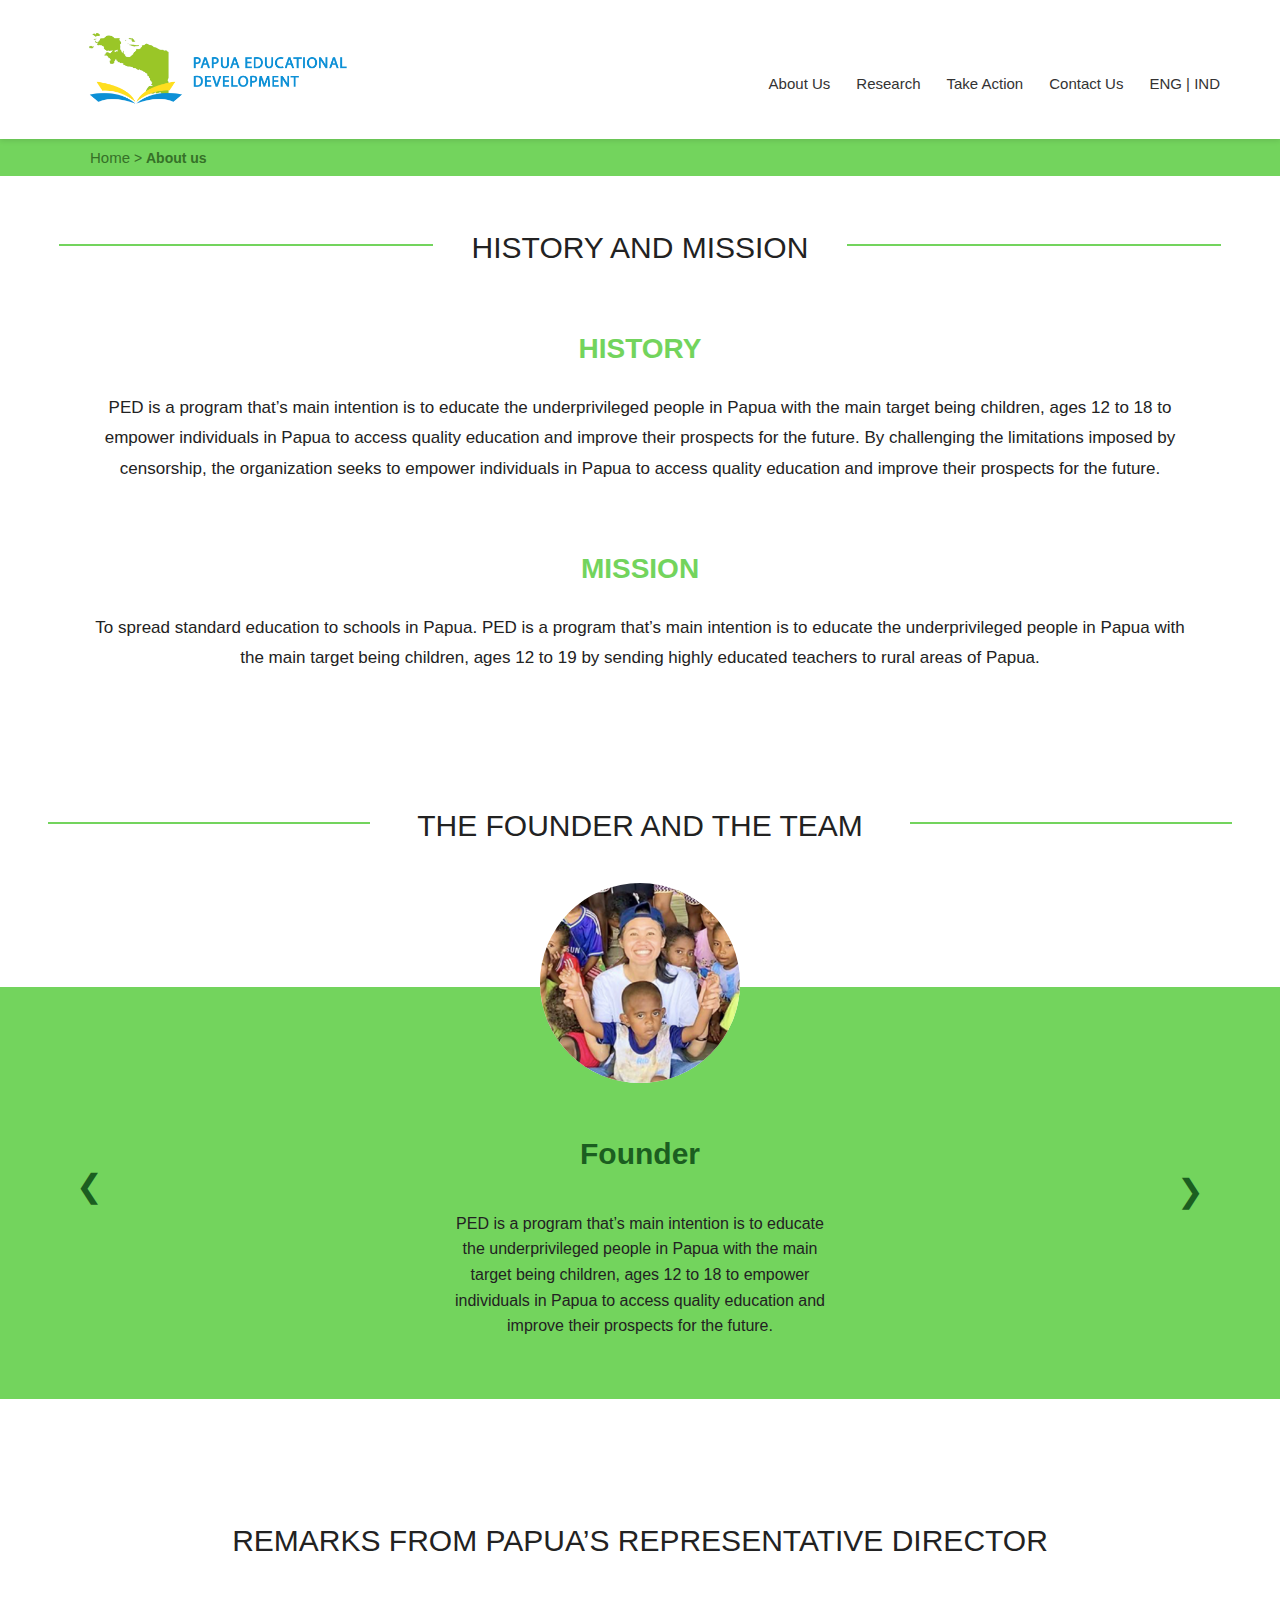
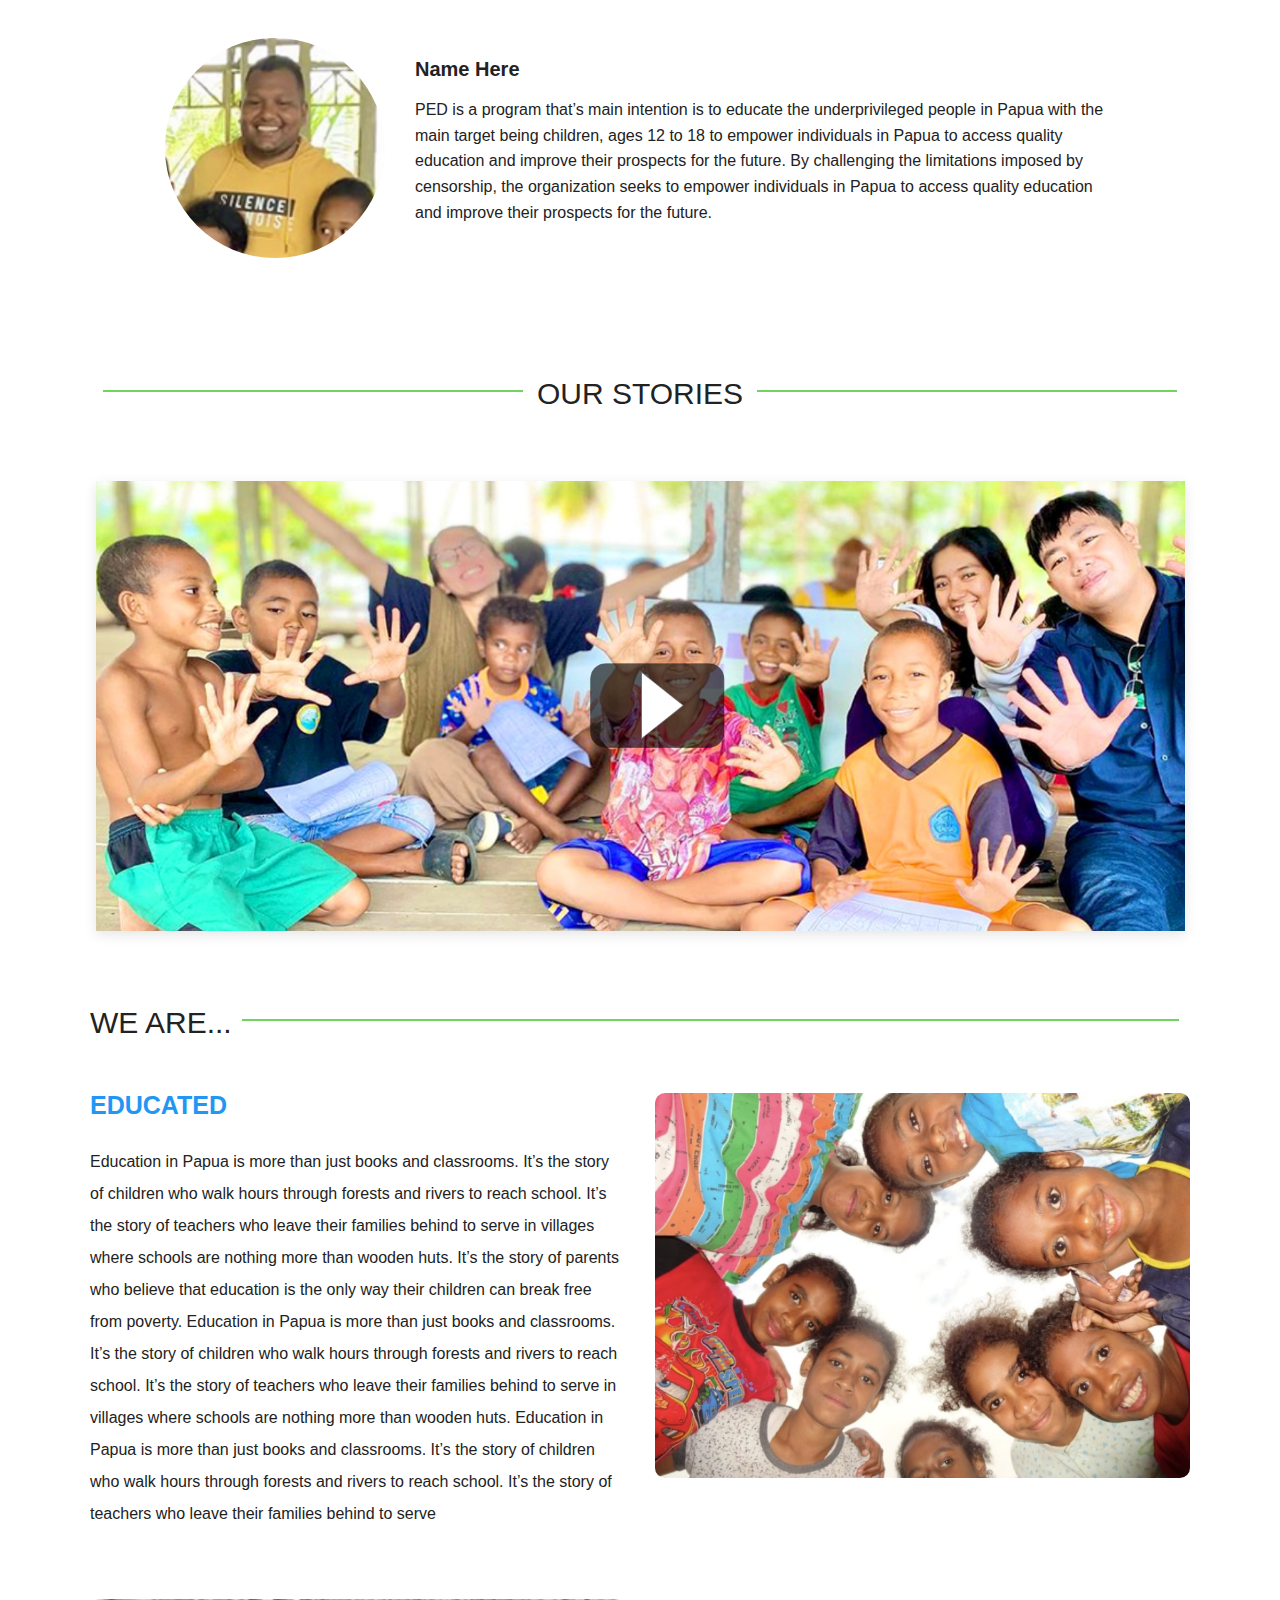
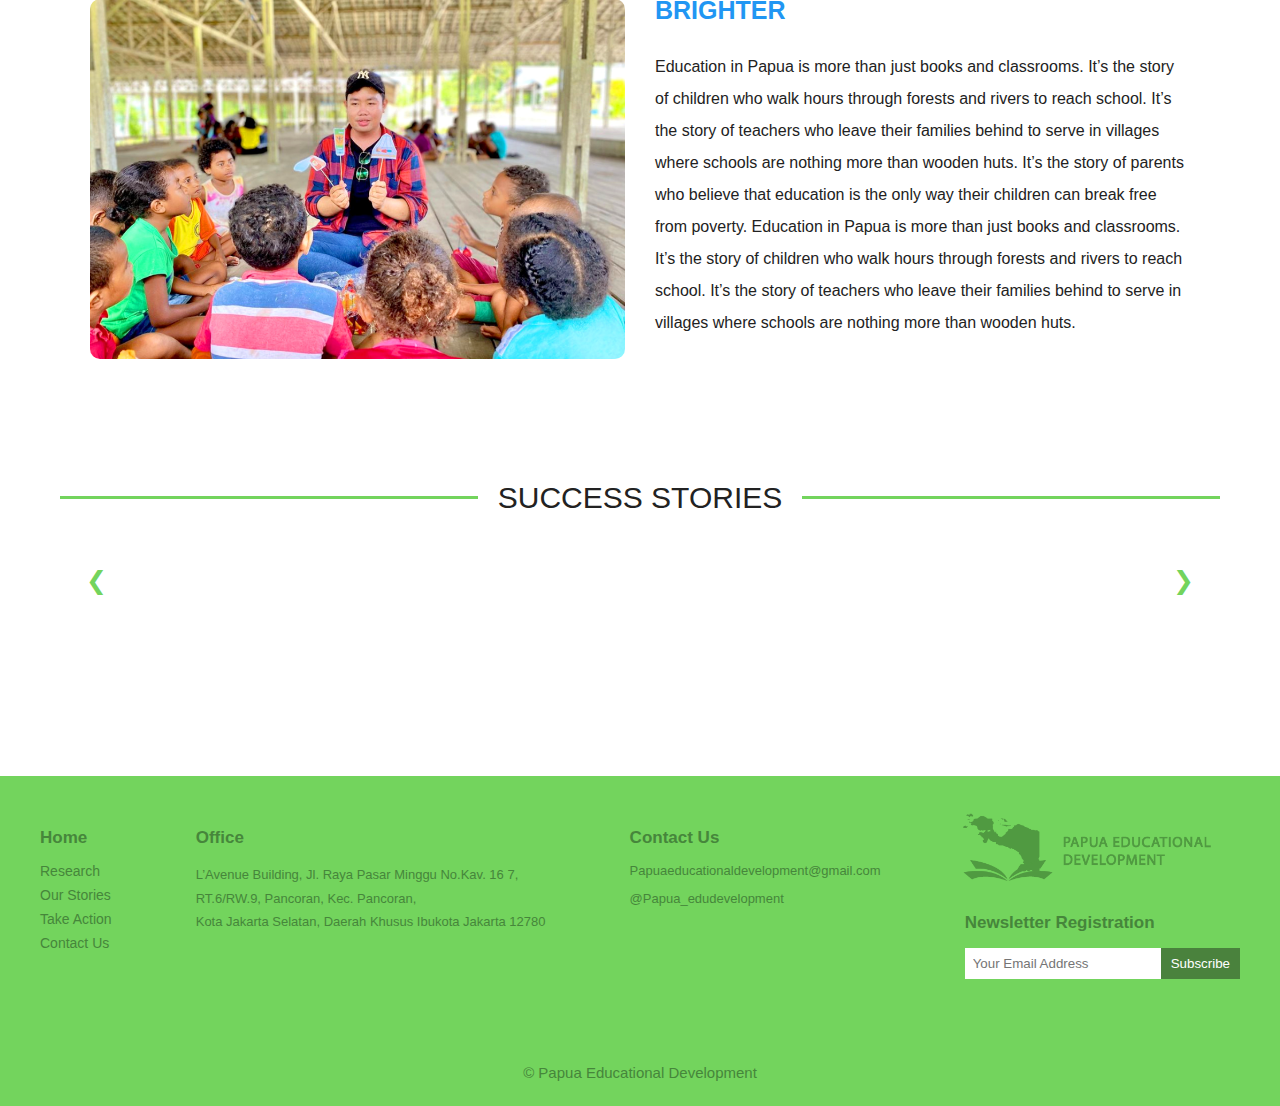
<file: About us.html>
<!DOCTYPE html>
<html lang="en">

<head>
  <meta charset="UTF-8">
  <meta name="viewport" content="width=device-width, initial-scale=1.0" />
  <title>Papua Educational Development</title>
  <link rel="stylesheet" href="style.css" />

  <head>

  <body>
    <div class="menu-overlay" id="menuOverlay"></div>

    <div class="mobile-menu" id="mobileMenu">
      <button class="close-menu" id="closeMenu">&times;</button>
      <ul>
        <li><a href="About us.html">About Us</a></li>
        <li><a href="Research.html">Research</a></li>
        <li><a href="Take Action.html">Take Action</a></li>
        <li><a href="Contact Us.html">Contact Us</a></li>
        <li><a href="#">ENG | IND</a></li>
      </ul>
    </div>

      <div style="width: 100%;">
        <header>
          <div class="navbar">
            <div class="logo">
              <img src="PED LOGO.png" alt="PED Logo" />
            </div>
            <nav>
              <ul>
                <li><a href="About us.html">About Us</a></li>
                <li><a href="Research.html">Research</a></li>
                <li><a href="Take Action.html">Take Action</a></li>
                <li><a href="Contact Us.html">Contact Us</a></li>
                <li><a href="#">ENG | IND</a></li>
              </ul>
            </nav>
            <button class="mobile-nav-button" id="mobileNavButton">☰</button>
          </div>

          <nav class="directory1">
            <a href="index.html">Home</a> >
            <span class="bold">About us</span>
          </nav>
        </header>
      </div>

      

    <section class="section">
      <div
        style="display: flex; width: 100%; flex-direction: row; justify-content: space-between; align-items: center;">
        <hr class="new6">
        <h2>HISTORY AND MISSION</h2>
        <hr class="new7">
      </div>
      <div class="block">
        <h3 class="green-title">HISTORY</h3>
        <p>
          PED is a program that’s main intention is to educate the underprivileged people in Papua
          with the main target being children, ages 12 to 18 to empower individuals in Papua to
          access quality education and improve their prospects for the future. By challenging the
          limitations imposed by censorship, the organization seeks to empower individuals in
          Papua to access quality education and improve their prospects for the future.
        </p>
      </div>

      <div class="block">
        <h3 class="green-title">MISSION</h3>
        <p>
          To spread standard education to schools in Papua. PED is a program that’s main intention
          is to educate the underprivileged people in Papua with the main target being children,
          ages 12 to 19 by sending highly educated teachers to rural areas of Papua.
        </p>
      </div>
    </section>

    <section class="founder-block">
      <div class="founder-header">
        <hr class="new8">
        <h2>THE FOUNDER AND THE TEAM</h2>
        <hr class="new9">
      </div>

      <div class="founderslidescontainer">
        <button class="arrow founder left" onclick="prevFounderSlide()">&#10094;</button>

        <div class="founderslides active">
          <div class="founder-wrapper">
            <img src="founderr.png" class="founder-img" />
            <div class="team-section">
              <h3 class="founder-title">Founder</h3>
              <p class="founder-description">
                PED is a program that’s main intention is to educate the underprivileged people in Papua with the main
                target being children, ages 12 to 18 to empower individuals in Papua to access quality education and
                improve their prospects for the future.
              </p>
            </div>
          </div>
        </div>

        <div class="founderslides">
          <div class="founder-wrapper">
            <img src="co-owner.png" class="founder-img" />
            <div class="team-section">
              <h3 class="founder-title">Co-owner</h3>
              <p class="founder-description">
                A community leader and educator, he co-founded PED to build educational opportunities for youth in
                remote areas and promote lasting social impact across Papua.
              </p>
            </div>
          </div>
        </div>
        <div class="founderslides">
          <div class="founder-wrapper">
            <img src="memberslide.png" class="founder-img" />
            <div class="team-section">
              <h3 class="founder-title">Team Member</h3>
              <p class="founder-description">
                As a key member of the field operations team, she coordinates school visits and local mentoring
                sessions, ensuring the program reaches even the most rural areas.
              </p>
            </div>
          </div>
        </div>

        <button class="arrow founder right" onclick="nextFounderSlide()">&#10095;</button>
      </div>
    </section>

    <section class="remarks-section">
      <h2 class="remarks-heading">REMARKS FROM PAPUA’S REPRESENTATIVE DIRECTOR</h2>
      <div class="remarks-container">
        <div class="remarks-image">
          <img src="founderbapak.png" alt="Papua Representative Director" />
        </div>
        <div class="remarks-text">
          <h3>Name Here</h3>
          <p>
            PED is a program that’s main intention is to educate the underprivileged people in Papua with the main
            target being children, ages 12 to 18 to empower individuals in Papua to access quality education and
            improve their prospects for the future.
            By challenging the limitations imposed by censorship, the organization seeks to empower individuals in
            Papua to access quality education and improve their prospects for the future.
          </p>
        </div>
      </div>
    </section>

    <section class="we-are-section">
      <div
        style="display: flex; width: 100%; flex-direction: row; justify-content: space-between; align-items: center;">
        <hr class="new11">
        <h2>OUR STORIES</h2>
        <hr class="new12">
      </div>

      <div class="image-section">
        <img src="ourstories1.png" />
      </div>

      <div
        style="display: flex; width: 100%; flex-direction: row; justify-content: space-between; align-items: center;">
        <h2>WE ARE...</h2>
        <hr class="new10">
      </div>

      <div class="content-container">
        <div class="text-content">
          <h2 class="subheading">EDUCATED</h2>
          <p>
            Education in Papua is more than just books and classrooms.
            It’s the story of children who walk hours through forests and rivers to reach school.
            It’s the story of teachers who leave their families behind to serve in villages where schools are nothing
            more than wooden huts.
            It’s the story of parents who believe that education is the only way their children can break free from
            poverty.
            Education in Papua is more than just books and classrooms.
            It’s the story of children who walk hours through forests and rivers to reach school.
            It’s the story of teachers who leave their families behind to serve in villages where schools are nothing
            more than wooden huts. Education in Papua is more than just books and classrooms. It’s the story of
            children who walk hours through forests and rivers to reach school. It’s the story of teachers who leave
            their families behind to serve
          </p>
        </div>
        <div class="image-container">
          <img src="educatedchild.png" alt="Group of children smiling" />
        </div>

        <div class="content-container">
          <div class="image-container">
            <img src="our story.png" alt="Teacher with children in Papua" />
          </div>
          <div class="text-content">
            <h2 class="subheading">BRIGHTER</h2>
            <p>
              Education in Papua is more than just books and classrooms.
              It’s the story of children who walk hours through forests and rivers to reach school.
              It’s the story of teachers who leave their families behind to serve in villages where schools are
              nothing more than wooden huts.
              It’s the story of parents who believe that education is the only way their children can break free from
              poverty.
              Education in Papua is more than just books and classrooms.
              It’s the story of children who walk hours through forests and rivers to reach school.
              It’s the story of teachers who leave their families behind to serve in villages where schools are
              nothing more than wooden huts.
            </p>
          </div>
        </div>
      </div>
    </section>

    <section class="success-section">
      <div class="section-header">
        <hr class="new13">
        <h2>SUCCESS STORIES</h2>
        <hr class="new14">
      </div>

      <div class="story-wrapper">
        <button class="arrow left" onclick="prevSlide()">&#10094;</button>

        <div class="carousel-container">
          <div class="story-card">
            <img src="lidia.png" class="profile-image" />
            <div class="story-details">
              <h3>Lidia - 19 Years Old</h3>
              <p class="sub">Scholarship Awardee – Universitas Jayapura</p>
              <p>
                Lidia loves fixing things—radios, bicycles, even her family’s old generator.
                But in her village, engineering was seen as a hard and elite job.
                Through a PED Scholarships mentoring program, Lidia found her voice and her passion.
                Now, she’s one of the first girls from her village studying mechanical engineering.
              </p>
            </div>
          </div>

          <div class="story-card">
            <img src="scholar3.png" class="profile-image" />
            <div class="story-details">
              <h3>Andi - 18 Years Old</h3>
              <p class="sub">Scholarship Awardee – Universitas Gadjah Mada</p>
              <p>
                Andi overcame many challenges to pursue a degree in environmental science.
                Thanks to the mentoring program, he now leads a local initiative on sustainable farming in his
                hometown.
              </p>
            </div>
          </div>

          <div class="story-card">
            <img src="issma award.png" class="profile-image" />
            <div class="story-details">
              <h3>Marlina - 20 Years Old</h3>
              <p class="sub">Scholarship Awardee – IISMA Awardee & Universitas Jayapura </p>
              <p>
                Marlina grew up in a remote fishing village and dreamed of becoming a marine biologist.
                With the help of the mentoring program, she earned a full scholarship and is now researching coral
                reef conservation.
              </p>
            </div>
          </div>
        </div>

        <button class="arrow right" onclick="nextSlide()">&#10095;</button>
      </div>
    </section>


    <footer class="footer">
      <div class="footer-content">
        <div class="footer-column">
          <h4>Home</h4>
          <ul>
            <li><a href="Research.html">Research</a></li>
            <li><a href="About us.html">Our Stories</a></li>
            <li><a href="Take Action.html">Take Action</a></li>
            <li><a href="Contact Us.html">Contact Us</a></li>
          </ul>
        </div>

        <div class="footer-column address">
          <h4>Office</h4>
          <p>
            L’Avenue Building, Jl. Raya Pasar Minggu No.Kav. 16 7,<br />
            RT.6/RW.9, Pancoran, Kec. Pancoran,<br />
            Kota Jakarta Selatan, Daerah Khusus Ibukota Jakarta 12780
          </p>
        </div>

        <div class="footer-column">
          <h4>Contact Us</h4>
          <p>Papuaeducationaldevelopment@gmail.com</p>
          <p>@Papua_edudevelopment</p>
        </div>

        <div class="footer-column footer-logo">
          <img src="ped-green-logo.png" alt="Papua Educational Development" />
          <h4>Newsletter Registration</h4>
          <div class="newsletter">
            <input type="email" placeholder="Your Email Address" />
            <button>Subscribe</button>
          </div>
        </div>
      </div>

      <div class="footer-bottom">
        <p>© Papua Educational Development</p>
      </div>
    </footer>

    <script src="script.js"></script>

  </body>

</html>
</file>
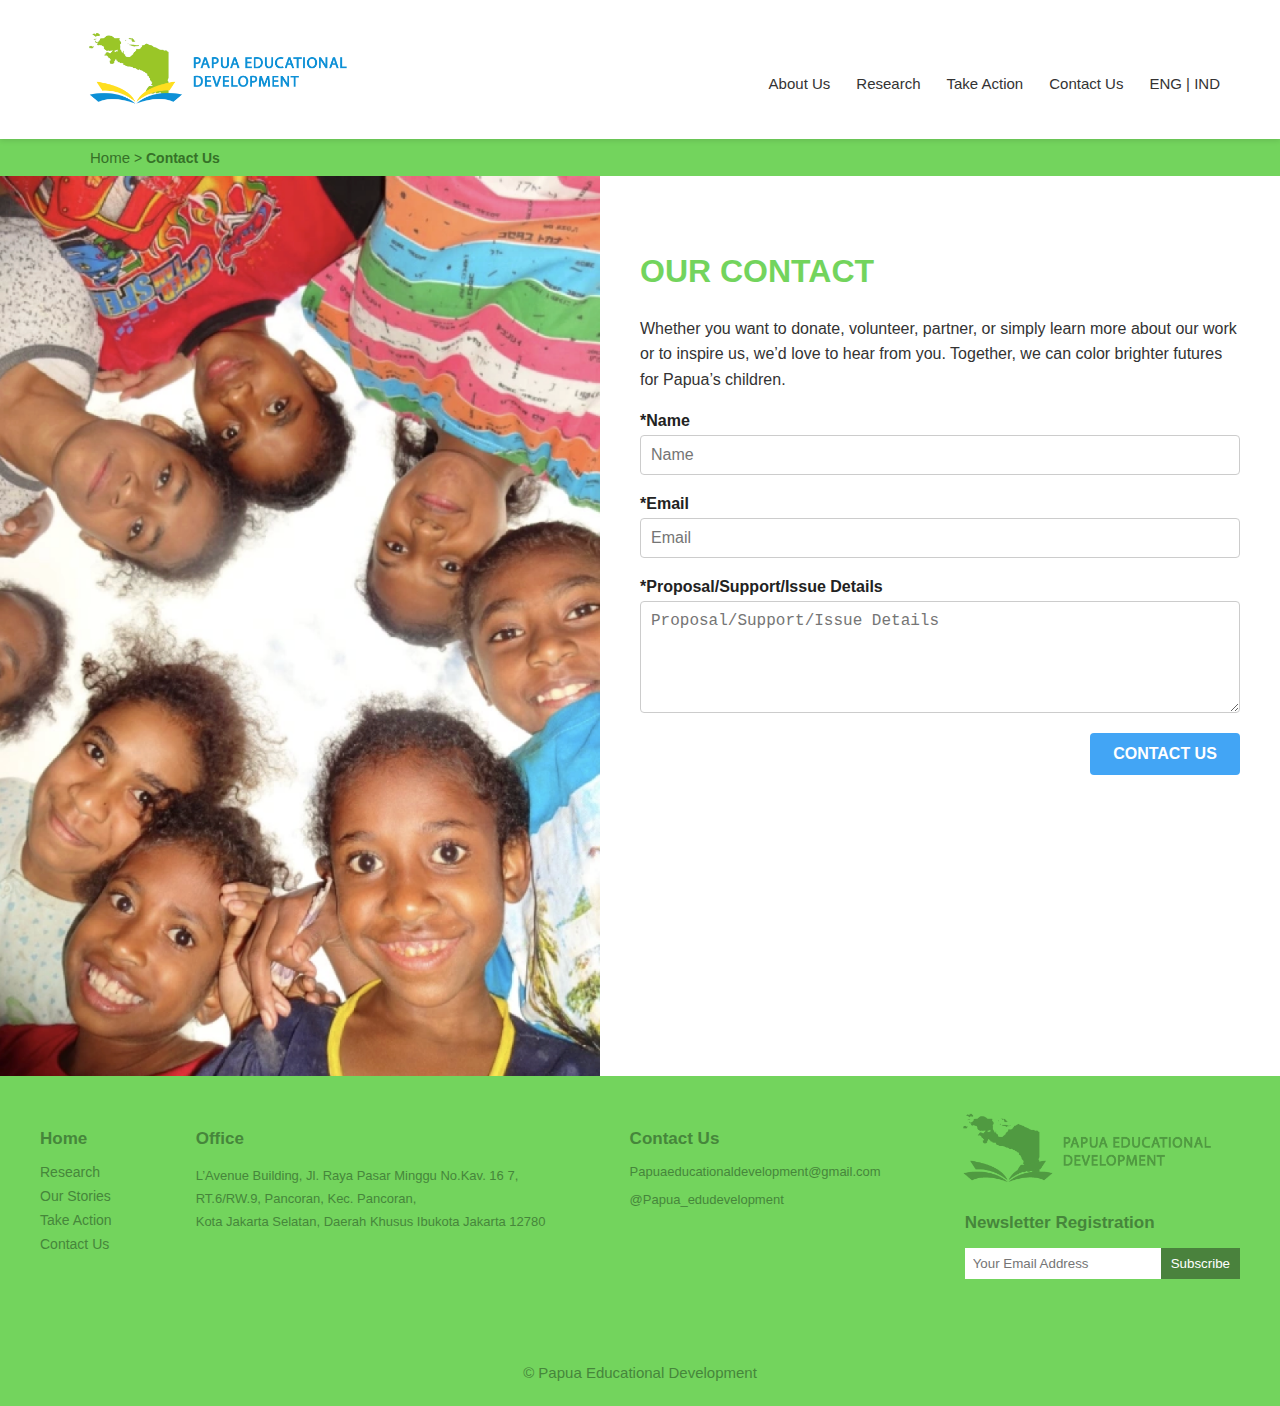
<file: Contact Us.html>
<!DOCTYPE html>
<html lang="en">

<head>
  <meta charset="UTF-8">
  <meta name="viewport" content="width=device-width, initial-scale=1.0" />
  <title>Papua Educational Development</title>
  <link rel="stylesheet" href="style.css" />
  <script src="script.js"></script>

  <head>

  <body>
    <div class="menu-overlay" id="menuOverlay"></div>

    <div class="mobile-menu" id="mobileMenu">
      <button class="close-menu" id="closeMenu">&times;</button>
      <ul>
        <li><a href="About us.html">About Us</a></li>
        <li><a href="Research.html">Research</a></li>
        <li><a href="Take Action.html">Take Action</a></li>
        <li><a href="Contact Us.html">Contact Us</a></li>
        <li><a href="#">ENG | IND</a></li>
      </ul>
    </div>

    <div style="width: 100%;">
      <header>
        <div class="navbar">
          <div class="logo">
            <img src="PED LOGO.png" alt="PED Logo" />
          </div>
          <nav>
            <ul>
              <li><a href="About us.html">About Us</a></li>
              <li><a href="Research.html">Research</a></li>
              <li><a href="Take Action.html">Take Action</a></li>
              <li><a href="Contact Us.html">Contact Us</a></li>
              <li><a href="#">ENG | IND</a></li>
            </ul>
          </nav>
          <button class="mobile-nav-button" id="mobileNavButton">☰</button>
        </div>

        <nav class="directory1">
          <a href="index.html">Home</a> >
          <span class="bold">Contact Us</span>
        </nav>
      </header>
    </div>

    <div class="our-contact-container">
      <div class="our-contact-image">
        <img src="smiling childrenn.png" alt="Smiling Children">
      </div>
      <div class="our-contact-form">
        <h2 class="our-contact-title">OUR CONTACT</h2>
        <p class="our-contact-description">
          Whether you want to donate, volunteer, partner, or simply learn more about our work or to inspire us, we’d
          love to hear from you. Together, we can color brighter futures for Papua’s children.
        </p>
        <form class="our-contact-content">
          <label for="name">*Name</label>
          <input type="text" id="name" name="name" placeholder="Name" required>

          <label for="email">*Email</label>
          <input type="email" id="email" name="email" placeholder="Email" required>

          <label for="message">*Proposal/Support/Issue Details</label>
          <textarea id="message" name="message" placeholder="Proposal/Support/Issue Details" rows="5"
            required></textarea>

          <button type="submit" class="our-contact-button">CONTACT US</button>
        </form>
      </div>
    </div>



    <footer class="footer">
      <div class="footer-content">
        <div class="footer-column">
          <h4>Home</h4>
          <ul>
            <li><a href="Research.html">Research</a></li>
            <li><a href="About us.html">Our Stories</a></li>
            <li><a href="Take Action.html">Take Action</a></li>
            <li><a href="Contact Us.html">Contact Us</a></li>
          </ul>
        </div>

        <div class="footer-column address">
          <h4>Office</h4>
          <p>
            L’Avenue Building, Jl. Raya Pasar Minggu No.Kav. 16 7,<br />
            RT.6/RW.9, Pancoran, Kec. Pancoran,<br />
            Kota Jakarta Selatan, Daerah Khusus Ibukota Jakarta 12780
          </p>
        </div>

        <div class="footer-column">
          <h4>Contact Us</h4>
          <p>Papuaeducationaldevelopment@gmail.com</p>
          <p>@Papua_edudevelopment</p>
        </div>

        <div class="footer-column footer-logo">
          <img src="ped-green-logo.png" alt="Papua Educational Development" />
          <h4>Newsletter Registration</h4>
          <div class="newsletter">
            <input type="email" placeholder="Your Email Address" />
            <button>Subscribe</button>
          </div>
        </div>
      </div>

      <div class="footer-bottom">
        <p>© Papua Educational Development</p>
      </div>
    </footer>

  </body>

</html>
</file>
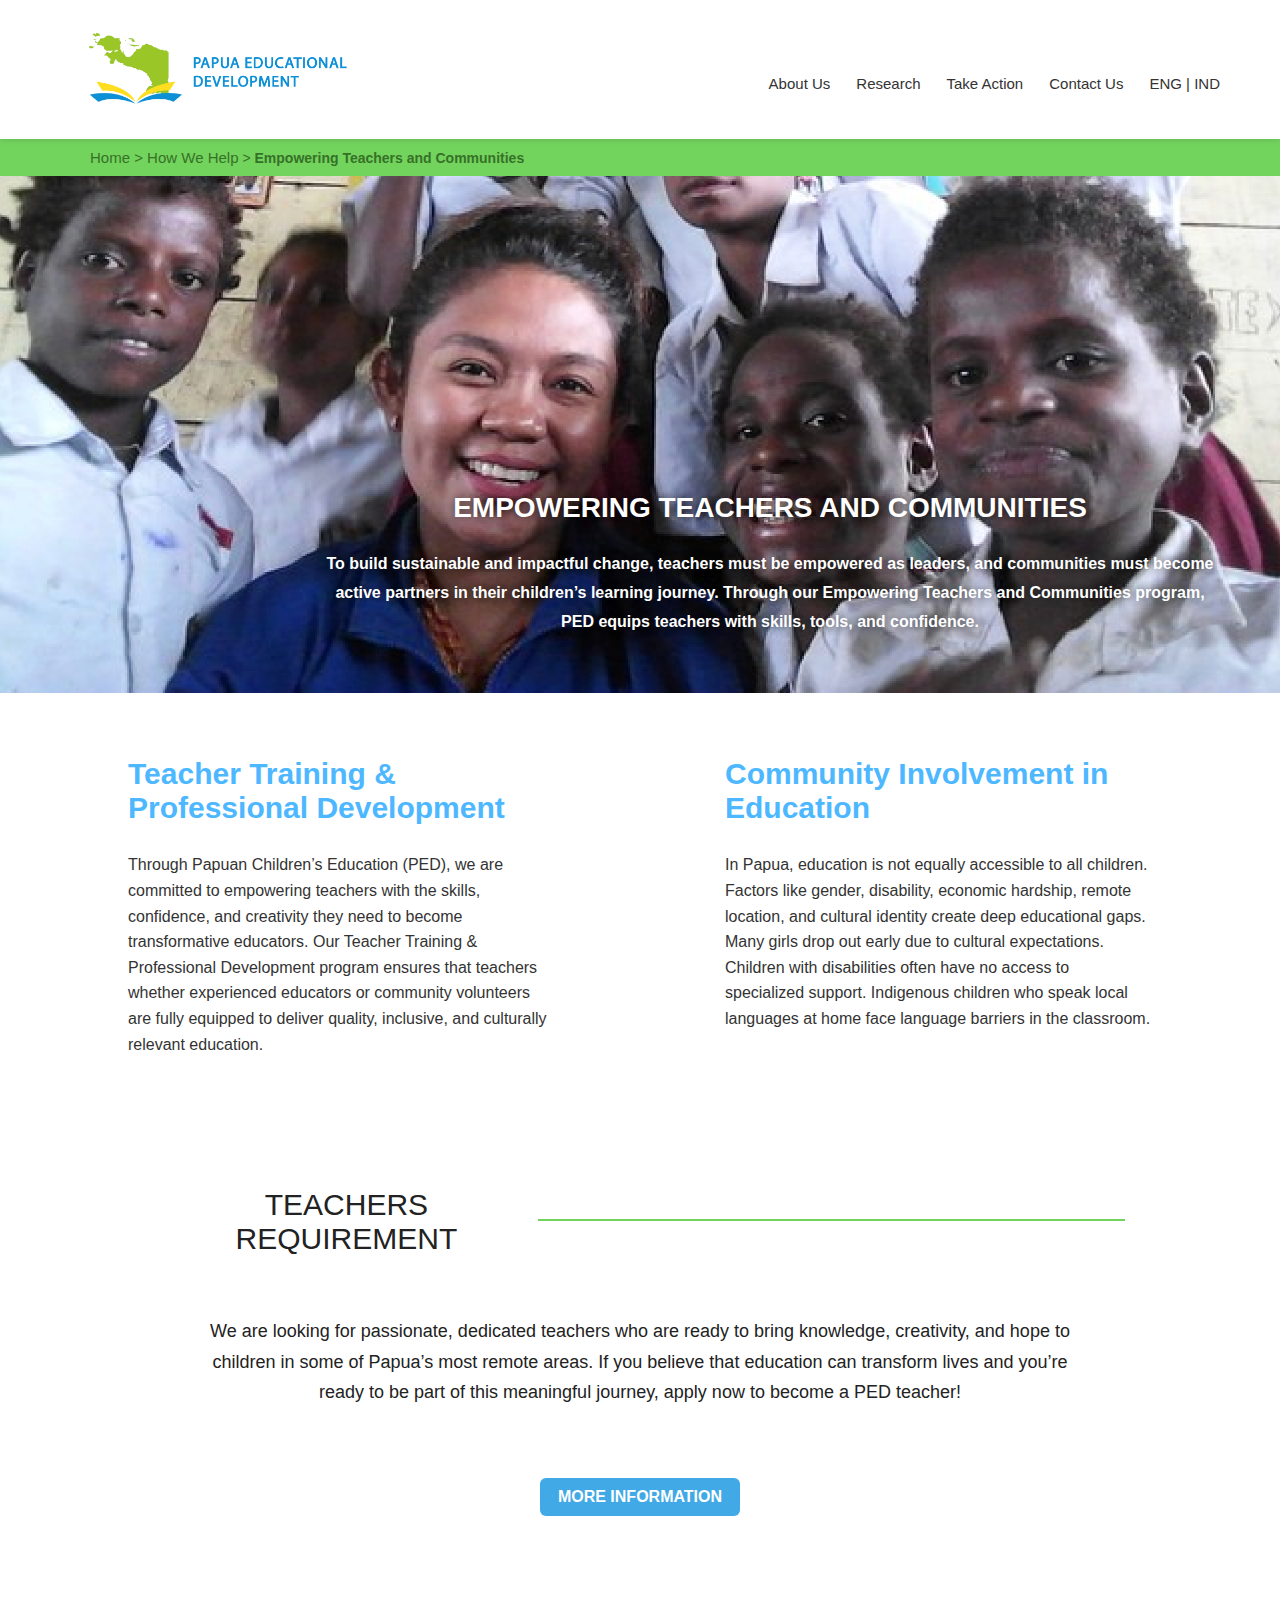
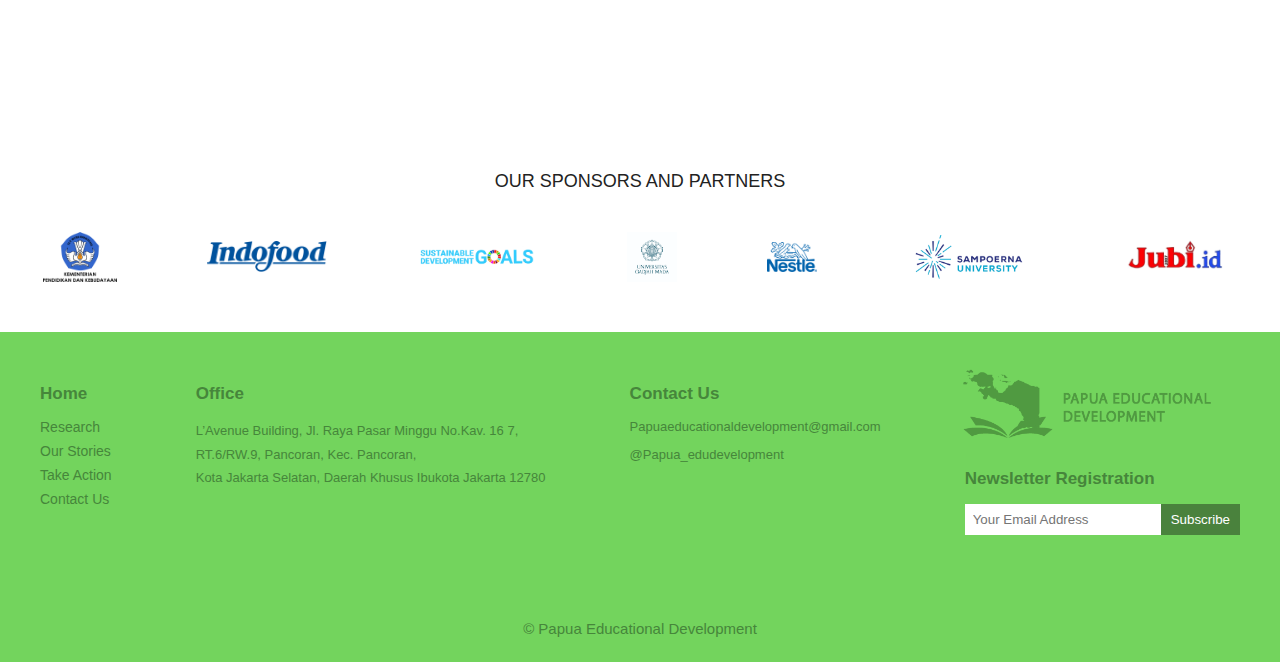
<file: empowering.html>
<!DOCTYPE html>
<html lang="en">
<head>
  <meta charset="UTF-8">
  <meta name="viewport" content="width=device-width, initial-scale=1.0"/>
  <title>Papua Educational Development</title>
  <link rel="stylesheet" href="style.css"/>
<head> 
<body>
  <header>
    <div class="navbar">
      <div class="logo">
        <img src="PED LOGO.png"/>
      </div>
      <nav>
        <ul>
          <li><a href="About us.html">About Us</a></li>
          <li><a href="Research.html">Research</a></li>
          <li><a href="Take Action.html">Take Action</a></li>
          <li><a href="Contact Us.html">Contact Us</a></li>
          <li><a href="#">ENG | IND</a></li>
          </ul>
      </nav>
    </div>

    <nav class="directory1">
      <a href="index.html">Home > How We Help</a> > 
      <span class="bold">Empowering Teachers and Communities</span>
    </nav>

    <section class="empowering-section">
        <div class="empoweringbanner">
          <img src="teacher smile.png">
          <div class="empowering-text">
            <h2>EMPOWERING TEACHERS AND COMMUNITIES</h2>
            <p>
               To build sustainable and impactful change, teachers must be empowered as leaders, and communities must become active partners in their children’s learning journey. Through our Empowering Teachers and Communities program, PED equips teachers with skills, tools, and confidence.
            </p>
          </div>
        </div>
      </section>
      
      <div class="programsempower">
        <div class="top-sections">
          <div class="provdingeduaccesssection">
            <h2>Teacher Training & Professional Development</h2>
            <p>
                Through Papuan Children’s Education (PED), we are committed to empowering teachers with the skills, confidence, and creativity they need to become transformative educators. Our Teacher Training & Professional Development program ensures that teachers whether experienced educators or community volunteers are fully equipped to deliver quality, inclusive, and culturally relevant education.
            </p>
          </div>
          <div class="provdingeduaccesssection">
            <h2>Community Involvement in Education</h2>
            <p>
                In Papua, education is not equally accessible to all children. Factors like gender, disability, economic hardship, remote location, and cultural identity create deep educational gaps. Many girls drop out early due to cultural expectations. Children with disabilities often have no access to specialized support. Indigenous children who speak local languages at home face language barriers in the classroom.
            </p>
          </div>
        </div>
      </div>
      
      <section class="teacherreq2">
        <div style="display: flex; width: 100%; flex-direction: row; justify-content: space-between; align-items: center;">
          <h2>TEACHERS REQUIREMENT</h2>
          <hr class="new24">
        </div>
      
        <p class="intro-text">
          We are looking for passionate, dedicated teachers who are ready to bring knowledge, creativity, and hope to children in some of Papua’s most remote areas. If you believe that education can transform lives and you’re ready to be part of this meaningful journey, apply now to become a PED teacher!
        </p>
        <a href="Take Action.html">
            <button class="buttonteachreq">MORE INFORMATION</button>
          </a>
      </section>


      <section class="sponsors-section">
        <h2>OUR SPONSORS AND PARTNERS</h2>
        <div class="sponsors-logos">
          <img src="kementrial logo.png" alt="Kemendikbud">
          <img src="indofood.png" alt="Indofood">
          <img src="okk.jpg" alt="SDGs">
          <img src="ugmm.jpg" alt="Universitas Indonesia">
          <img src="nestle.png" alt="Nestle">
          <img src="logo sampoerna.png" alt="Sampoerna University">
          <img src="jubi idd.png" alt="Jubi.id">
        </div>
      </section>
      
      <footer class="footer">
        <div class="footer-content">
          <div class="footer-column">
            <h4>Home</h4>
            <ul>
              <li><a href="Research.html">Research</a></li>
              <li><a href="About us.html">Our Stories</a></li>
              <li><a href="Take Action.html">Take Action</a></li>
              <li><a href="Contact Us.html">Contact Us</a></li>
            </ul>
          </div>
      
          <div class="footer-column address">
            <h4>Office</h4>
            <p>
              L’Avenue Building, Jl. Raya Pasar Minggu No.Kav. 16 7,<br />
              RT.6/RW.9, Pancoran, Kec. Pancoran,<br />
              Kota Jakarta Selatan, Daerah Khusus Ibukota Jakarta 12780
            </p>
          </div>
      
          <div class="footer-column">
            <h4>Contact Us</h4>
            <p>Papuaeducationaldevelopment@gmail.com</p>
            <p>@Papua_edudevelopment</p>
          </div>
      
          <div class="footer-column footer-logo">
            <img src="ped-green-logo.png" alt="Papua Educational Development" />
            <h4>Newsletter Registration</h4>
            <div class="newsletter">
              <input type="email" placeholder="Your Email Address" />
              <button>Subscribe</button>
            </div>
          </div>
        </div>
      
        <div class="footer-bottom">
          <p>© Papua Educational Development</p>
        </div>
      </footer>
      
      
      
      </body>
      </html>
</file>
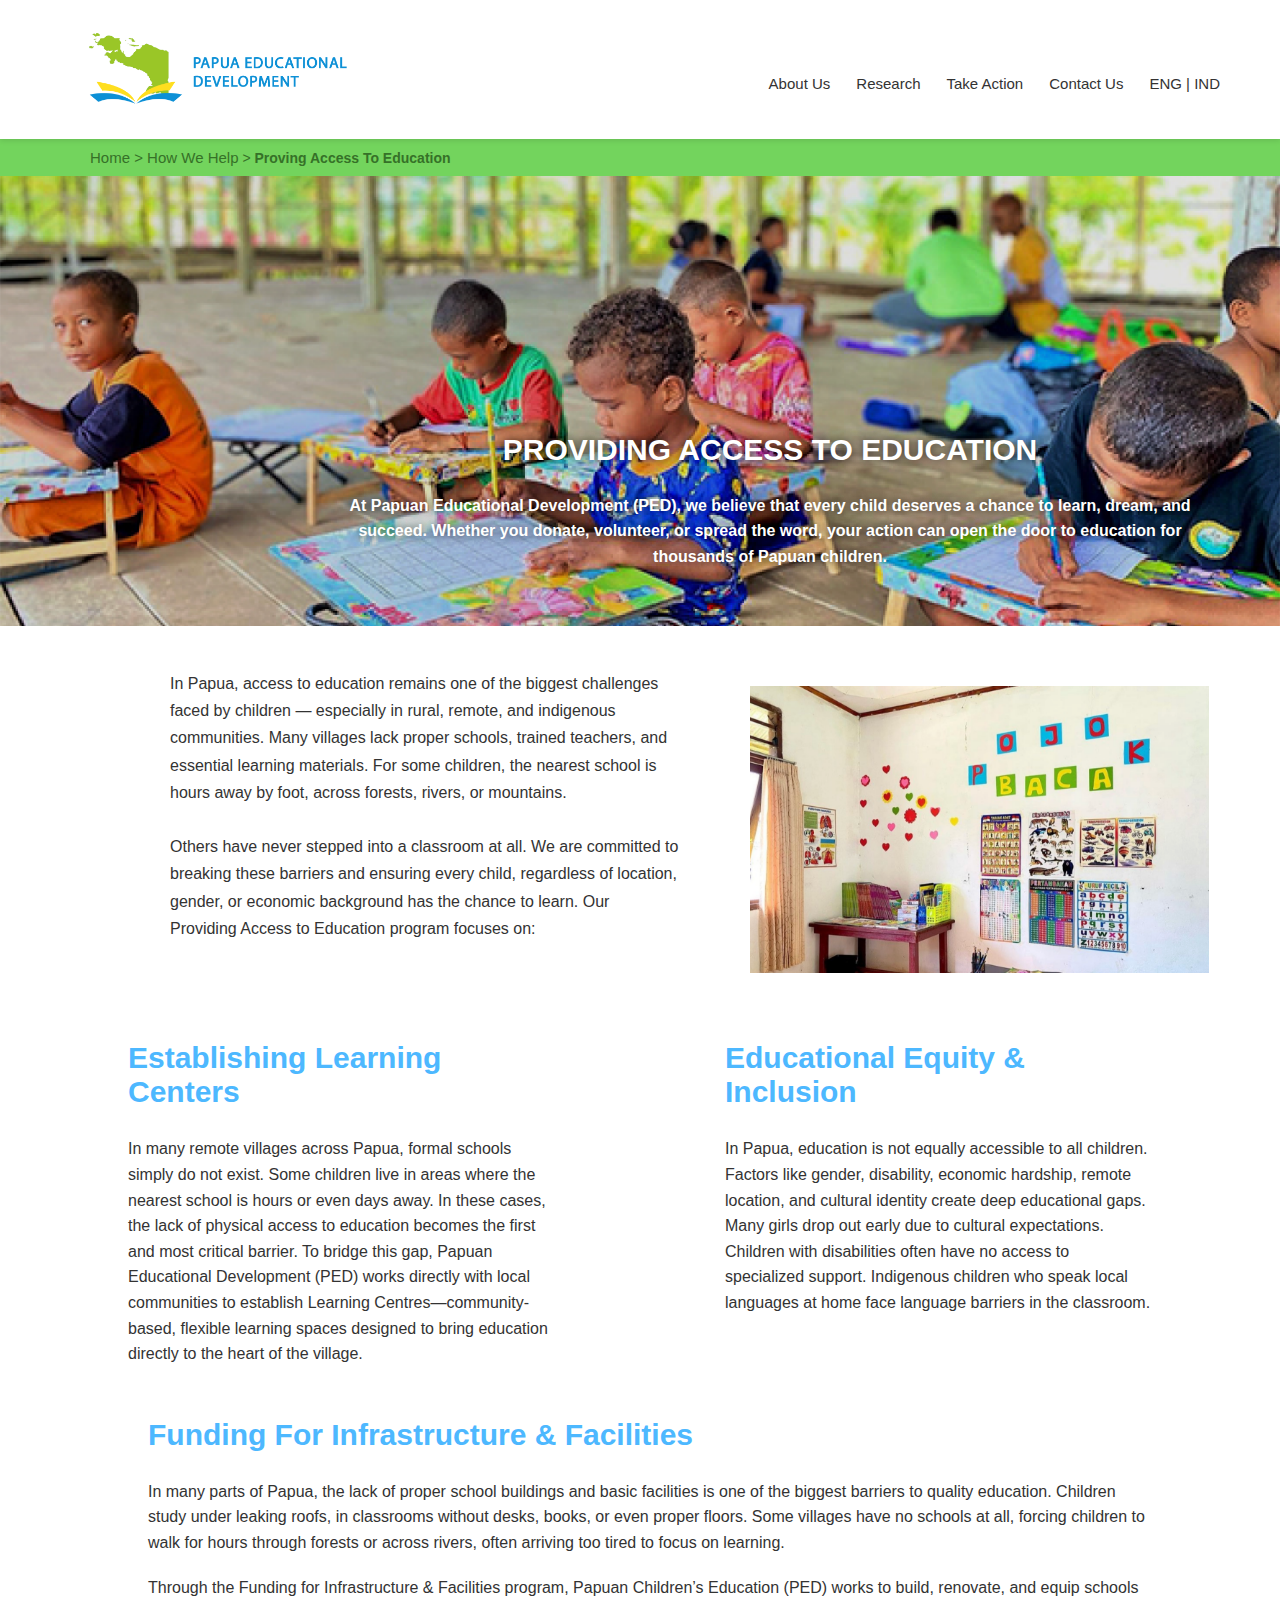
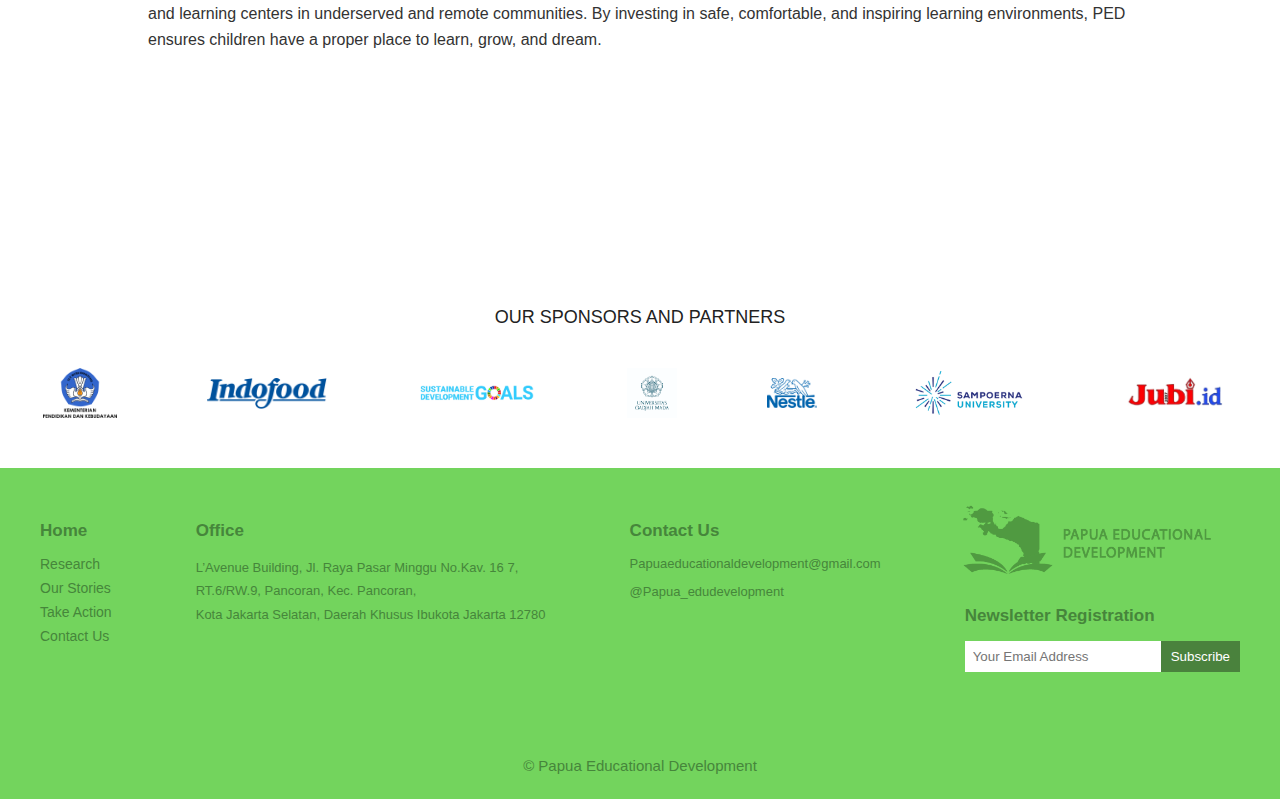
<file: providingaccessedu.html>
<!DOCTYPE html>
<html lang="en">
<head>
  <meta charset="UTF-8">
  <meta name="viewport" content="width=device-width, initial-scale=1.0"/>
  <title>Papua Educational Development</title>
  <link rel="stylesheet" href="style.css"/>
<head> 
<body>
  <header>
    <div class="navbar">
      <div class="logo">
        <img src="PED LOGO.png"/>
      </div>
      <nav>
        <ul>
          <li><a href="About us.html">About Us</a></li>
          <li><a href="Research.html">Research</a></li>
          <li><a href="Take Action.html">Take Action</a></li>
          <li><a href="Contact Us.html">Contact Us</a></li>
          <li><a href="#">ENG | IND</a></li>
          </ul>
      </nav>
    </div>

    <nav class="directory1">
      <a href="index.html">Home > How We Help</a> > 
      <span class="bold">Proving Access To Education</span>
    </nav>

    <section class="provide-access-section">
        <div class="provideacceedubanner">
          <img src="providingaccessbanner.png" alt="Children learning together">
          <div class="provideaccess-text">
            <h2>PROVIDING ACCESS TO EDUCATION</h2>
            <p>
              At Papuan Educational Development (PED), we believe that every child deserves a chance 
              to learn, dream, and succeed. Whether you donate, volunteer, or spread the word, your 
              action can open the door to education for thousands of Papuan children.
            </p>
          </div>
        </div>
      </section>
      
     
      <section>
        <div class="content-section">
          <div class="text">
            <p>
              In Papua, access to education remains one of the biggest challenges faced by children — especially in rural, remote, and indigenous communities. Many villages lack proper schools, trained teachers, and essential learning materials. For some children, the nearest school is hours away by foot, across forests, rivers, or mountains.
              <br><br>
              Others have never stepped into a classroom at all. We are committed to breaking these barriers and ensuring every child, regardless of location, gender, or economic background has the chance to learn. Our Providing Access to Education program focuses on:
            </p>
          </div>
          <div class="image">
            <img src="pojok baca.png" alt="Reading Corner Wall" />
          </div>
        </div>
      </section>
      <div class="programseduaccess">
        <div class="top-sections">
          <div class="provdingeduaccesssection">
            <h2>Establishing Learning Centers</h2>
            <p>
              In many remote villages across Papua, formal schools simply do not exist. Some children live in areas where the nearest school is hours or even days away. In these cases, the lack of physical access to education becomes the first and most critical barrier. To bridge this gap, Papuan Educational Development (PED) works directly with local communities to establish Learning Centres—community-based, flexible learning spaces designed to bring education directly to the heart of the village.
            </p>
          </div>
          <div class="provdingeduaccesssection">
            <h2>Educational Equity & Inclusion</h2>
            <p>
              In Papua, education is not equally accessible to all children. Factors like gender, disability, economic hardship, remote location, and cultural identity create deep educational gaps. Many girls drop out early due to cultural expectations. Children with disabilities often have no access to specialized support. Indigenous children who speak local languages at home face language barriers in the classroom.
            </p>
          </div>
        </div>
      
        <div class="provdingeduaccessbottomsection">
          <h2>Funding For Infrastructure & Facilities</h2>
          <p>
            In many parts of Papua, the lack of proper school buildings and basic facilities is one of the biggest barriers to quality education. Children study under leaking roofs, in classrooms without desks, books, or even proper floors. Some villages have no schools at all, forcing children to walk for hours through forests or across rivers, often arriving too tired to focus on learning.
          </p>
          <p>
            Through the Funding for Infrastructure & Facilities program, Papuan Children’s Education (PED) works to build, renovate, and equip schools and learning centers in underserved and remote communities. By investing in safe, comfortable, and inspiring learning environments, PED ensures children have a proper place to learn, grow, and dream.
          </p>
        </div>
      </div>
      

      <section class="sponsors-section">
        <h2>OUR SPONSORS AND PARTNERS</h2>
        <div class="sponsors-logos">
          <img src="kementrial logo.png" alt="Kemendikbud">
          <img src="indofood.png" alt="Indofood">
          <img src="okk.jpg" alt="SDGs">
          <img src="ugmm.jpg" alt="Universitas Indonesia">
          <img src="nestle.png" alt="Nestle">
          <img src="logo sampoerna.png" alt="Sampoerna University">
          <img src="jubi idd.png" alt="Jubi.id">
        </div>
      </section>
      
      <footer class="footer">
        <div class="footer-content">
          <div class="footer-column">
            <h4>Home</h4>
            <ul>
              <li><a href="Research.html">Research</a></li>
              <li><a href="About us.html">Our Stories</a></li>
              <li><a href="Take Action.html">Take Action</a></li>
              <li><a href="Contact Us.html">Contact Us</a></li>
            </ul>
          </div>
      
          <div class="footer-column address">
            <h4>Office</h4>
            <p>
              L’Avenue Building, Jl. Raya Pasar Minggu No.Kav. 16 7,<br />
              RT.6/RW.9, Pancoran, Kec. Pancoran,<br />
              Kota Jakarta Selatan, Daerah Khusus Ibukota Jakarta 12780
            </p>
          </div>
      
          <div class="footer-column">
            <h4>Contact Us</h4>
            <p>Papuaeducationaldevelopment@gmail.com</p>
            <p>@Papua_edudevelopment</p>
          </div>
      
          <div class="footer-column footer-logo">
            <img src="ped-green-logo.png" alt="Papua Educational Development" />
            <h4>Newsletter Registration</h4>
            <div class="newsletter">
              <input type="email" placeholder="Your Email Address" />
              <button>Subscribe</button>
            </div>
          </div>
        </div>
      
        <div class="footer-bottom">
          <p>© Papua Educational Development</p>
        </div>
      </footer>
      
      
      
      </body>
      </html>
</file>
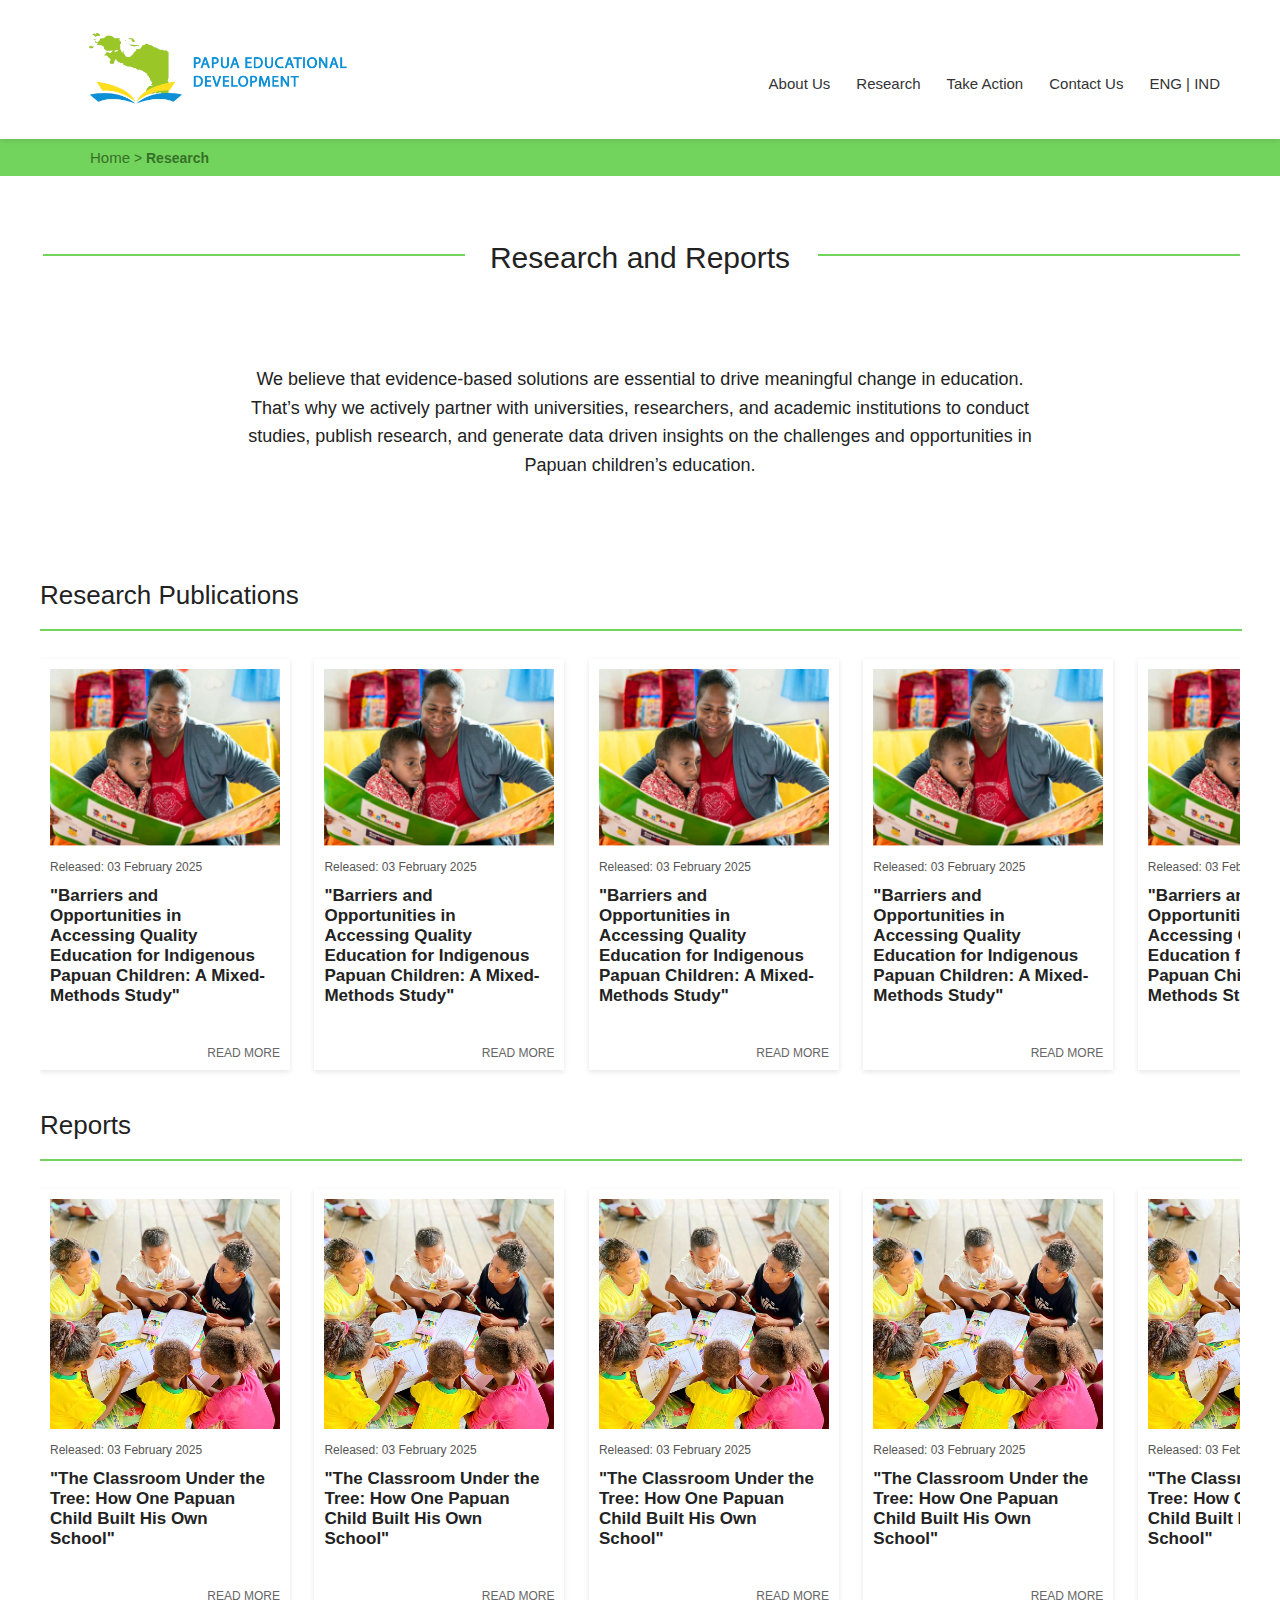
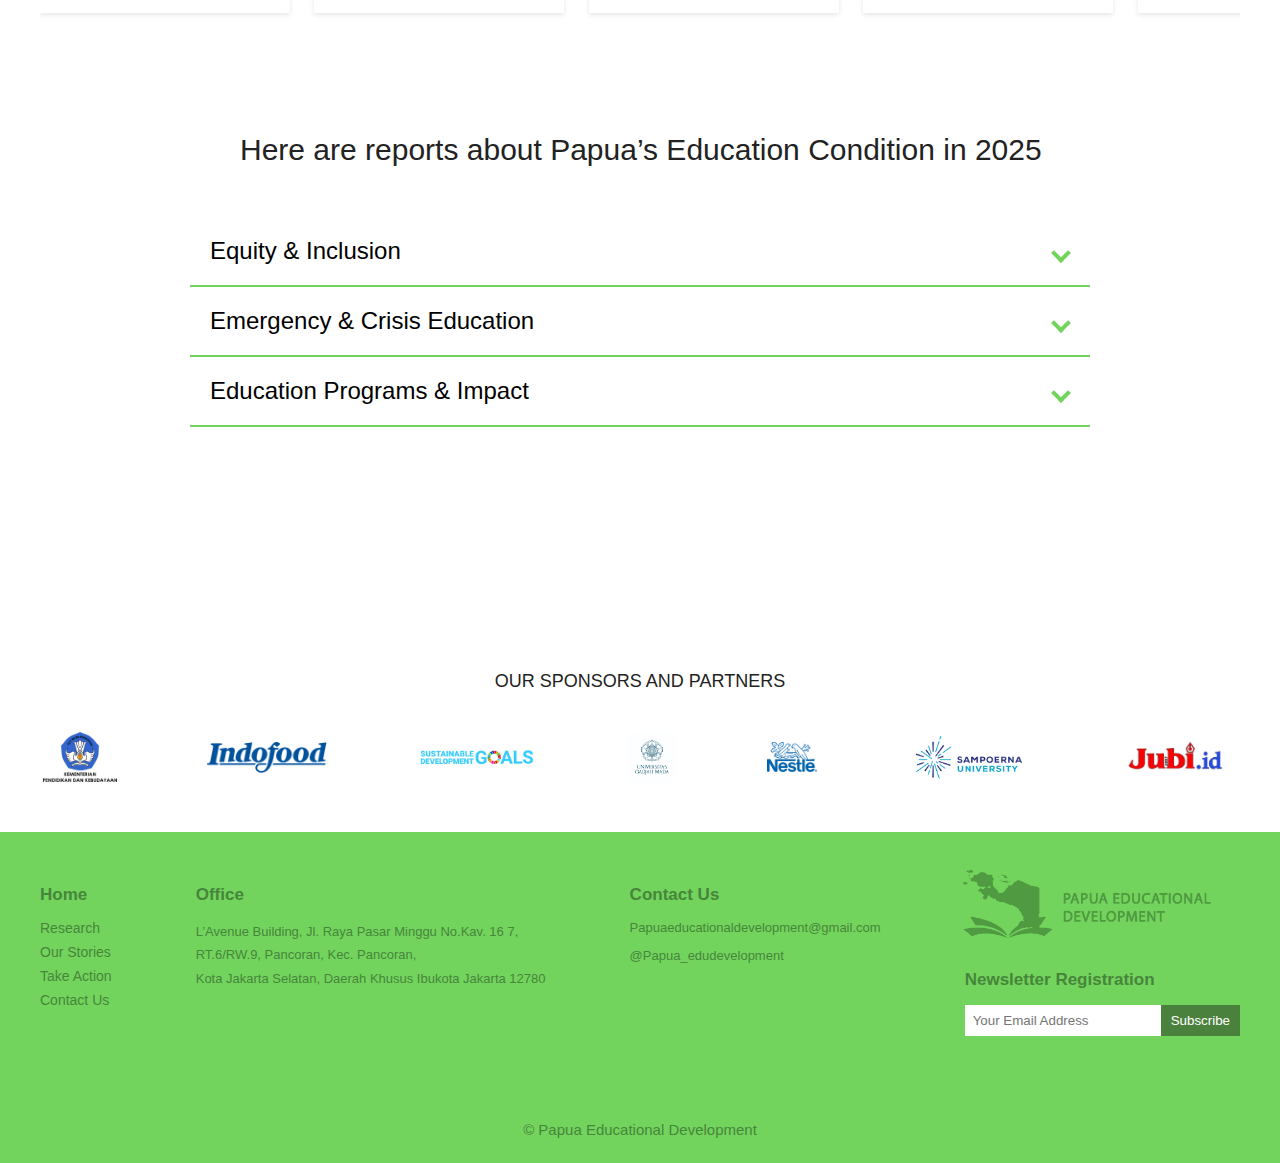
<file: Research.html>
<!DOCTYPE html>
<html lang="en">

<head>
  <meta charset="UTF-8">
  <meta name="viewport" content="width=device-width, initial-scale=1.0" />
  <title>Papua Educational Development</title>
  <link rel="stylesheet" href="style.css" />

  <head>

  <body>
    <div class="menu-overlay" id="menuOverlay"></div>

    <div class="mobile-menu" id="mobileMenu">
      <button class="close-menu" id="closeMenu">&times;</button>
      <ul>
        <li><a href="About us.html">About Us</a></li>
        <li><a href="Research.html">Research</a></li>
        <li><a href="Take Action.html">Take Action</a></li>
        <li><a href="Contact Us.html">Contact Us</a></li>
        <li><a href="#">ENG | IND</a></li>
      </ul>
    </div>

    <div style="width: 100%;">
      <header>
        <div class="navbar">
          <div class="logo">
            <img src="PED LOGO.png" alt="PED Logo" />
          </div>
          <nav>
            <ul>
              <li><a href="About us.html">About Us</a></li>
              <li><a href="Research.html">Research</a></li>
              <li><a href="Take Action.html">Take Action</a></li>
              <li><a href="Contact Us.html">Contact Us</a></li>
              <li><a href="#">ENG | IND</a></li>
            </ul>
          </nav>
          <button class="mobile-nav-button" id="mobileNavButton">☰</button>
        </div>

        <nav class="directory1">
          <a href="index.html">Home</a> >
          <span class="bold">Research</span>
        </nav>
      </header>
    </div>
    <section class="research-section">
      <div
        style="display: flex; width: 100%; flex-direction: row; justify-content: space-between; align-items: center;">
        <hr class="new15">
        <h2>Research and Reports</h2>
        <hr class="new16">
      </div>

      <p class="section-description">
        We believe that evidence-based solutions are essential to drive meaningful change in education. That’s why we
        actively partner with universities, researchers, and academic institutions to conduct studies, publish
        research,
        and generate data driven insights on the challenges and opportunities in Papuan children’s education.
      </p>

      <div class="category1">
        <h3>Research Publications</h3>
        <hr class="new17">
      </div>
      <div class="card-grid">
        <div class="reasearchpubcards-scrollmenu">
          <div class="reasearchpubcards-card">
            <img src="mom and kid.png" alt="Card Image">
            <p class="reasearchpubcards-release">Released: 03 February 2025</p>
            <h3>"Barriers and Opportunities in Accessing Quality Education for Indigenous Papuan Children: A
              Mixed-Methods Study"</h3>
            <a href="#" class="reasearchpubcards-more">READ MORE</a>
          </div>
          <!-- Repeat 9 more times -->
          <div class="reasearchpubcards-card">
            <img src="mom and kid.png" alt="Card Image">
            <p class="reasearchpubcards-release">Released: 03 February 2025</p>
            <h3>"Barriers and Opportunities in Accessing Quality Education for Indigenous Papuan Children: A
              Mixed-Methods Study"</h3>
            <a href="#" class="reasearchpubcards-more">READ MORE</a>
          </div>
          <div class="reasearchpubcards-card">
            <img src="mom and kid.png" alt="Card Image">
            <p class="reasearchpubcards-release">Released: 03 February 2025</p>
            <h3>"Barriers and Opportunities in Accessing Quality Education for Indigenous Papuan Children: A
              Mixed-Methods Study"</h3>
            <a href="#" class="reasearchpubcards-more">READ MORE</a>
          </div>
          <div class="reasearchpubcards-card">
            <img src="mom and kid.png" alt="Card Image">
            <p class="reasearchpubcards-release">Released: 03 February 2025</p>
            <h3>"Barriers and Opportunities in Accessing Quality Education for Indigenous Papuan Children: A
              Mixed-Methods Study"</h3>
            <a href="#" class="reasearchpubcards-more">READ MORE</a>
          </div>
          <div class="reasearchpubcards-card">
            <img src="mom and kid.png" alt="Card Image">
            <p class="reasearchpubcards-release">Released: 03 February 2025</p>
            <h3>"Barriers and Opportunities in Accessing Quality Education for Indigenous Papuan Children: A
              Mixed-Methods Study"</h3>
            <a href="#" class="reasearchpubcards-more">READ MORE</a>
          </div>
          <div class="reasearchpubcards-card">
            <img src="mom and kid.png" alt="Card Image">
            <p class="reasearchpubcards-release">Released: 03 February 2025</p>
            <h3>"Barriers and Opportunities in Accessing Quality Education for Indigenous Papuan Children: A
              Mixed-Methods Study"</h3>
            <a href="#" class="reasearchpubcards-more">READ MORE</a>
          </div>
          <div class="reasearchpubcards-card">
            <img src="mom and kid.png" alt="Card Image">
            <p class="reasearchpubcards-release">Released: 03 February 2025</p>
            <h3>"Barriers and Opportunities in Accessing Quality Education for Indigenous Papuan Children: A
              Mixed-Methods Study"</h3>
            <a href="#" class="reasearchpubcards-more">READ MORE</a>
          </div>
          <div class="reasearchpubcards-card">
            <img src="mom and kid.png" alt="Card Image">
            <p class="reasearchpubcards-release">Released: 03 February 2025</p>
            <h3>"Barriers and Opportunities in Accessing Quality Education for Indigenous Papuan Children: A
              Mixed-Methods Study"</h3>
            <a href="#" class="reasearchpubcards-more">READ MORE</a>
          </div>
          <div class="reasearchpubcards-card">
            <img src="mom and kid.png" alt="Card Image">
            <p class="reasearchpubcards-release">Released: 03 February 2025</p>
            <h3>"Barriers and Opportunities in Accessing Quality Education for Indigenous Papuan Children: A
              Mixed-Methods Study"</h3>
            <a href="#" class="reasearchpubcards-more">READ MORE</a>
          </div>
          <div class="reasearchpubcards-card">
            <img src="mom and kid.png" alt="Card Image">
            <p class="reasearchpubcards-release">Released: 03 February 2025</p>
            <h3>"Barriers and Opportunities in Accessing Quality Education for Indigenous Papuan Children: A
              Mixed-Methods Study"</h3>
            <a href="#" class="reasearchpubcards-more">READ MORE</a>
          </div>
          <div class="reasearchpubcards-card">
            <img src="mom and kid.png" alt="Card Image">
            <p class="reasearchpubcards-release">Released: 03 February 2025</p>
            <h3>"Barriers and Opportunities in Accessing Quality Education for Indigenous Papuan Children: A
              Mixed-Methods Study"</h3>
            <a href="#" class="reasearchpubcards-more">READ MORE</a>
          </div>
        </div>

        <div class="category1">
          <h3>Reports</h3>
          <hr class="new17">
        </div>
        <div class="reportscards">
          <div class="article-box">
            <img src="article.jpg" alt="Card Image">
            <p class="release-text">Released: 03 February 2025</p>
            <h3>"The Classroom Under the Tree: How One Papuan Child Built His Own School"</h3>
            <a href="#" class="more-link">READ MORE</a>
          </div>
          <div class="article-box">
            <img src="article.jpg" alt="Card Image">
            <p class="release-text">Released: 03 February 2025</p>
            <h3>"The Classroom Under the Tree: How One Papuan Child Built His Own School"</h3>
            <a href="#" class="more-link">READ MORE</a>
          </div>
          <div class="article-box">
            <img src="article.jpg" alt="Card Image">
            <p class="release-text">Released: 03 February 2025</p>
            <h3>"The Classroom Under the Tree: How One Papuan Child Built His Own School"</h3>
            <a href="#" class="more-link">READ MORE</a>
          </div>
          <div class="article-box">
            <img src="article.jpg" alt="Card Image">
            <p class="release-text">Released: 03 February 2025</p>
            <h3>"The Classroom Under the Tree: How One Papuan Child Built His Own School"</h3>
            <a href="#" class="more-link">READ MORE</a>
          </div>
          <div class="article-box">
            <img src="article.jpg" alt="Card Image">
            <p class="release-text">Released: 03 February 2025</p>
            <h3>"The Classroom Under the Tree: How One Papuan Child Built His Own School"</h3>
            <a href="#" class="more-link">READ MORE</a>
          </div>
          <div class="article-box">
            <img src="article.jpg" alt="Card Image">
            <p class="release-text">Released: 03 February 2025</p>
            <h3>"The Classroom Under the Tree: How One Papuan Child Built His Own School"</h3>
            <a href="#" class="more-link">READ MORE</a>
          </div>
          <div class="article-box">
            <img src="article.jpg" alt="Card Image">
            <p class="release-text">Released: 03 February 2025</p>
            <h3>"The Classroom Under the Tree: How One Papuan Child Built His Own School"</h3>
            <a href="#" class="more-link">READ MORE</a>
          </div>
          <div class="article-box">
            <img src="article.jpg" alt="Card Image">
            <p class="release-text">Released: 03 February 2025</p>
            <h3>"The Classroom Under the Tree: How One Papuan Child Built His Own School"</h3>
            <a href="#" class="more-link">READ MORE</a>
          </div>
          <div class="article-box">
            <img src="article.jpg" alt="Card Image">
            <p class="release-text">Released: 03 February 2025</p>
            <h3>"The Classroom Under the Tree: How One Papuan Child Built His Own School"</h3>
            <a href="#" class="more-link">READ MORE</a>
          </div>
          <div class="article-box">
            <img src="article.jpg" alt="Card Image">
            <p class="release-text">Released: 03 February 2025</p>
            <h3>"The Classroom Under the Tree: How One Papuan Child Built His Own School"</h3>
            <a href="#" class="more-link">READ MORE</a>
          </div>
        </div>



    </section>
    <div class="reports-categories">
      <div class="reports-categories">
        <div class="reportsof2025">
          <h2>Here are reports about Papua’s Education Condition in 2025</h2>

          <button class="accorclass">Equity & Inclusion <span class="onlyaccor"></span></button>
          <div class="panel">
            <p>In 2025, Papua's education sector is prioritizing equity and inclusion through expanded access to quality education in remote areas, the construction of schools for children with disabilities, and community-driven initiatives to improve service delivery, addressing long-standing disparities while promoting inclusive development across the province.
            </p>
          </div>

          <button class="accorclass">Emergency & Crisis Education <span class="onlyaccor"></span></button>
          <div class="panel">
            <p>Emergency & Crisis Education equips individuals and communities with the knowledge and skills to
              respond
              effectively to disasters and emergencies. It focuses on awareness, preparedness, and resilience to
              reduce
              risks, save lives, and support recovery in crisis situations.</p>
          </div>

          <button class="accorclass">Education Programs & Impact <span class="onlyaccor"></span></button>
          <div class="panel">
            <p>In 2025, education in Papua is increasingly focused on equity and inclusion through targeted programs such as school construction in remote areas, scholarships for underprivileged students, and the development of special education facilities. These efforts are supported by community-based initiatives and cross-sector collaboration to ensure that all children, including those with disabilities and in isolated regions, have access to quality education.
            </p>
          </div>
        </div>
      </div>

      <script src="script.js"></script>




      <section class="sponsors-section">
        <h2>OUR SPONSORS AND PARTNERS</h2>
        <div class="sponsors-logos">
          <img src="kementrial logo.png" alt="Kemendikbud">
          <img src="indofood.png" alt="Indofood">
          <img src="okk.jpg" alt="SDGs">
          <img src="ugmm.jpg" alt="Universitas Indonesia">
          <img src="nestle.png" alt="Nestle">
          <img src="logo sampoerna.png" alt="Sampoerna University">
          <img src="jubi idd.png" alt="Jubi.id">
        </div>
      </section>

      <footer class="footer">
        <div class="footer-content">
          <div class="footer-column">
            <h4>Home</h4>
            <ul>
              <li><a href="Research.html">Research</a></li>
              <li><a href="About us.html">Our Stories</a></li>
              <li><a href="Take Action.html">Take Action</a></li>
              <li><a href="Contact Us.html">Contact Us</a></li>
            </ul>
          </div>

          <div class="footer-column address">
            <h4>Office</h4>
            <p>
              L’Avenue Building, Jl. Raya Pasar Minggu No.Kav. 16 7,<br />
              RT.6/RW.9, Pancoran, Kec. Pancoran,<br />
              Kota Jakarta Selatan, Daerah Khusus Ibukota Jakarta 12780
            </p>
          </div>

          <div class="footer-column">
            <h4>Contact Us</h4>
            <p>Papuaeducationaldevelopment@gmail.com</p>
      <p>@Papua_edudevelopment</p>
          </div>

          <div class="footer-column footer-logo">
            <img src="ped-green-logo.png" alt="Papua Educational Development" />
            <h4>Newsletter Registration</h4>
            <div class="newsletter">
              <input type="email" placeholder="Your Email Address" />
              <button>Subscribe</button>
            </div>
          </div>
        </div>

        <div class="footer-bottom">
          <p>© Papua Educational Development</p>
        </div>
      </footer>

  </body>

</html>
</file>
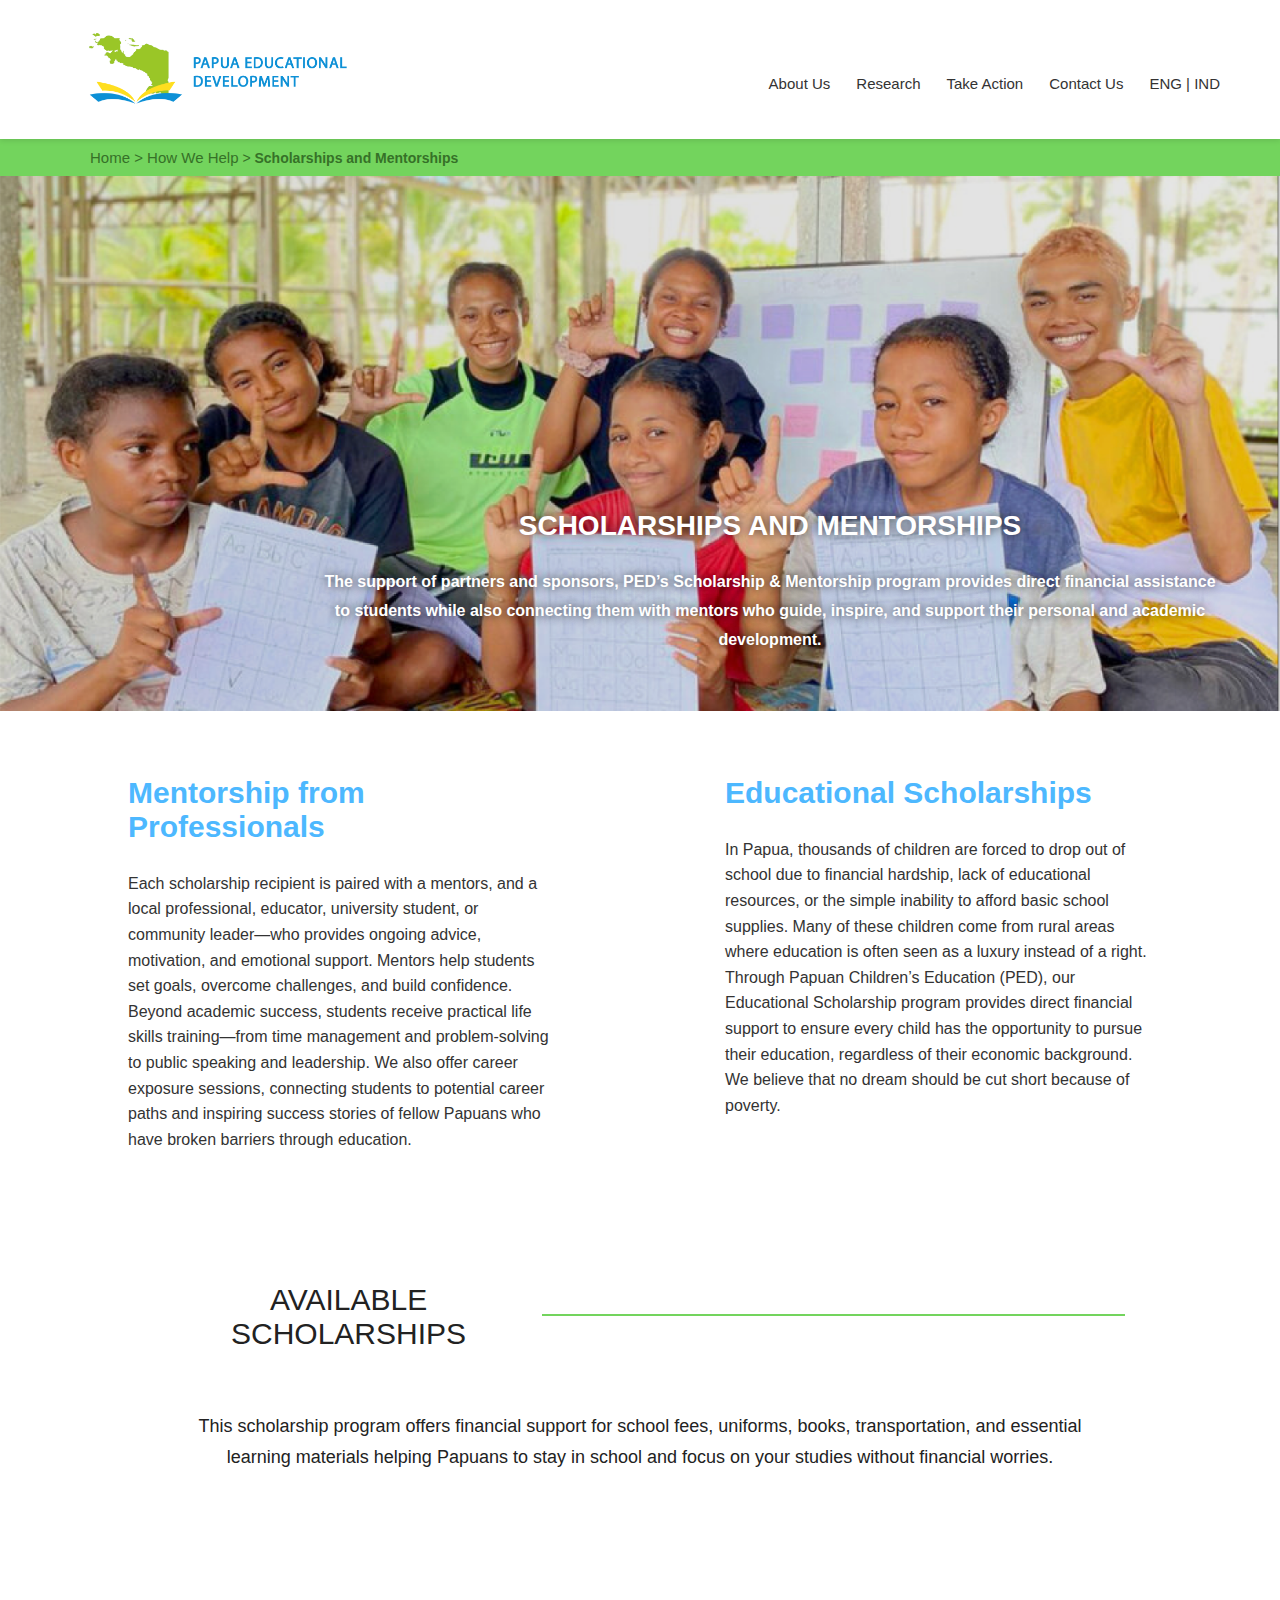
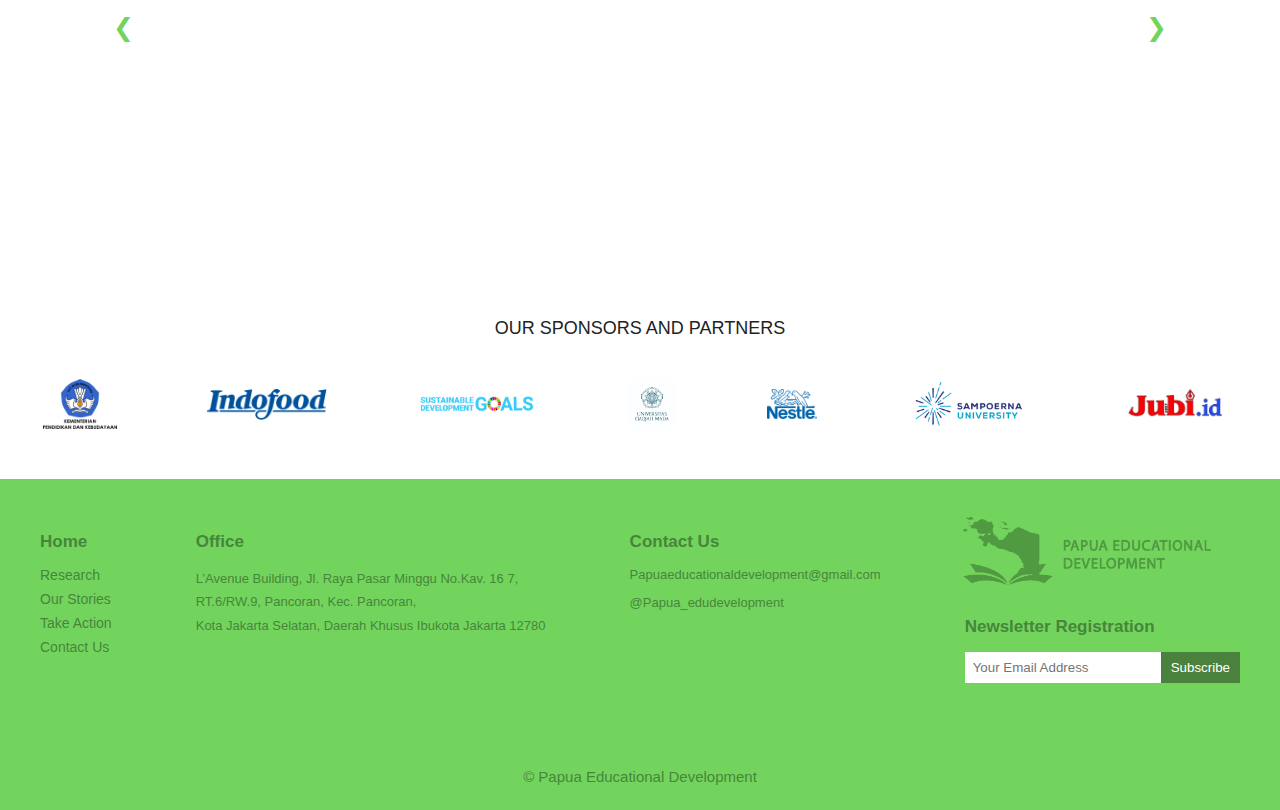
<file: scholarshipandmentorship.html>
<!DOCTYPE html>
<html lang="en">
<head>
  <meta charset="UTF-8">
  <meta name="viewport" content="width=device-width, initial-scale=1.0"/>
  <title>Papua Educational Development</title>
  <link rel="stylesheet" href="style.css"/>
<head> 
<body>
  <header>
    <div class="navbar">
      <div class="logo">
        <img src="PED LOGO.png"/>
      </div>
      <nav>
        <ul>
          <li><a href="About us.html">About Us</a></li>
          <li><a href="Research.html">Research</a></li>
          <li><a href="Take Action.html">Take Action</a></li>
          <li><a href="Contact Us.html">Contact Us</a></li>
          <li><a href="#">ENG | IND</a></li>
          </ul>
      </nav>
    </div>

    <nav class="directory1">
      <a href="index.html">Home > How We Help</a> > 
      <span class="bold">Scholarships and Mentorships</span>
    </nav>

    <section class="scholarship-section">
        <div class="scholarshipbanner">
          <img src="smilee child.png">
          <div class="scholarship-text">
            <h2>SCHOLARSHIPS AND MENTORSHIPS</h2>
            <p>
                The support of partners and sponsors, PED’s Scholarship & Mentorship program provides direct financial assistance to students while also connecting them with mentors who guide, inspire, and support their personal and academic development.
            </p>
          </div>
        </div>
      </section>

      <div class="programscholarmentor">
        <div class="top-sections">
          <div class="provdingeduaccesssection">
            <h2>Mentorship from Professionals</h2>
            <p>
              Each scholarship recipient is paired with a mentors, and a local professional, educator, university student, or community leader—who provides ongoing advice, motivation, and emotional support.
              Mentors help students set goals, overcome challenges, and build confidence. Beyond academic success, students receive practical life skills training—from time management and problem-solving to public speaking and leadership. We also offer career exposure sessions, connecting students to potential career paths and inspiring success stories of fellow Papuans who have broken barriers through education.
            </p>
          </div>
          <div class="provdingeduaccesssection">
            <h2>Educational Scholarships</h2>
            <p>
              In Papua, thousands of children are forced to drop out of school due to financial hardship, lack of educational resources, or the simple inability to afford basic school supplies. Many of these children come from rural areas where education is often seen as a luxury instead of a right.

              Through Papuan Children’s Education (PED), our Educational Scholarship program provides direct financial support to ensure every child has the opportunity to pursue their education, regardless of their economic background. We believe that no dream should be cut short because of poverty.
            </p>
          </div>
        </div>
      </div>

      <section class="availscholarship">
        <div style="display: flex; width: 100%; flex-direction: row; justify-content: space-between; align-items: center;">
          <h2>AVAILABLE SCHOLARSHIPS</h2>
          <hr class="new24">
        </div>
      
        <p class="intro-text">
          This scholarship program offers financial support for school fees, uniforms, books, transportation, and essential learning materials helping Papuans to stay in school and focus on your studies without financial worries.
        </p>
      
        <a href="Take Action.html">
        </a>
      </section>
      <div class="scholarshipsuccess">
        <button class="arrow left" onclick="prevSlide()">&#10094;</button>
      
        <div class="carousel-container">
          <div class="story-card">
            <img src="lidia.png" class="profile-image" />
            <div class="story-details">
              <h3>Lidia - 19 Years Old</h3>
              <p class="sub">Scholarship Awardee – Universitas Jayapura</p>
              <p>
                Lidia loves fixing things—radios, bicycles, even her family’s old generator.
                But in her village, engineering was seen as a hard and elite job.
                Through a PED Scholarships mentoring program, Lidia found her voice and her passion.
                Now, she’s one of the first girls from her village studying mechanical engineering.
              </p>
            </div>
          </div>
      
          <div class="story-card">
            <img src="scholar3.png" class="profile-image" />
            <div class="story-details">
              <h3>Andi - 18 Years Old</h3>
              <p class="sub">Scholarship Awardee – Universitas Gadjah Mada</p>
              <p>
                Andi overcame many challenges to pursue a degree in environmental science.
                Thanks to the mentoring program, he now leads a local initiative on sustainable farming in his hometown.
              </p>
            </div>
          </div>
      
          <div class="story-card">
            <img src="issma award.png" class="profile-image" />
            <div class="story-details">
              <h3>Marlina - 20 Years Old</h3>
              <p class="sub">Scholarship Awardee – IISMA Awardee & Universitas Jayapura</p>
              <p>
                Marlina grew up in a remote fishing village and dreamed of becoming a marine biologist.
              With the help of the mentoring program, she earned a full scholarship and is now researching coral reef conservation.
              </p>
            </div>
          </div>
        </div>
      
        <button class="arrow right" onclick="nextSlide()">&#10095;</button>
      </div>
      
      <script src="script.js"></script>
      

      
      <section class="sponsors-section">
        <h2>OUR SPONSORS AND PARTNERS</h2>
        <div class="sponsors-logos">
          <img src="kementrial logo.png" alt="Kemendikbud">
          <img src="indofood.png" alt="Indofood">
          <img src="okk.jpg" alt="SDGs">
          <img src="ugmm.jpg" alt="Universitas Indonesia">
          <img src="nestle.png" alt="Nestle">
          <img src="logo sampoerna.png" alt="Sampoerna University">
          <img src="jubi idd.png" alt="Jubi.id">
        </div>
      </section>
      
      <footer class="footer">
        <div class="footer-content">
          <div class="footer-column">
            <h4>Home</h4>
            <ul>
              <li><a href="Research.html">Research</a></li>
              <li><a href="About us.html">Our Stories</a></li>
              <li><a href="Take Action.html">Take Action</a></li>
              <li><a href="Contact Us.html">Contact Us</a></li>
            </ul>
          </div>
      
          <div class="footer-column address">
            <h4>Office</h4>
            <p>
              L’Avenue Building, Jl. Raya Pasar Minggu No.Kav. 16 7,<br />
              RT.6/RW.9, Pancoran, Kec. Pancoran,<br />
              Kota Jakarta Selatan, Daerah Khusus Ibukota Jakarta 12780
            </p>
          </div>
      
          <div class="footer-column">
            <h4>Contact Us</h4>
            <p>Papuaeducationaldevelopment@gmail.com</p>
            <p>@Papua_edudevelopment</p>
          </div>
      
          <div class="footer-column footer-logo">
            <img src="ped-green-logo.png" alt="Papua Educational Development" />
            <h4>Newsletter Registration</h4>
            <div class="newsletter">
              <input type="email" placeholder="Your Email Address" />
              <button>Subscribe</button>
            </div>
          </div>
        </div>
      
        <div class="footer-bottom">
          <p>© Papua Educational Development</p>
        </div>
      </footer>
      
      
</body>
</html>
</file>
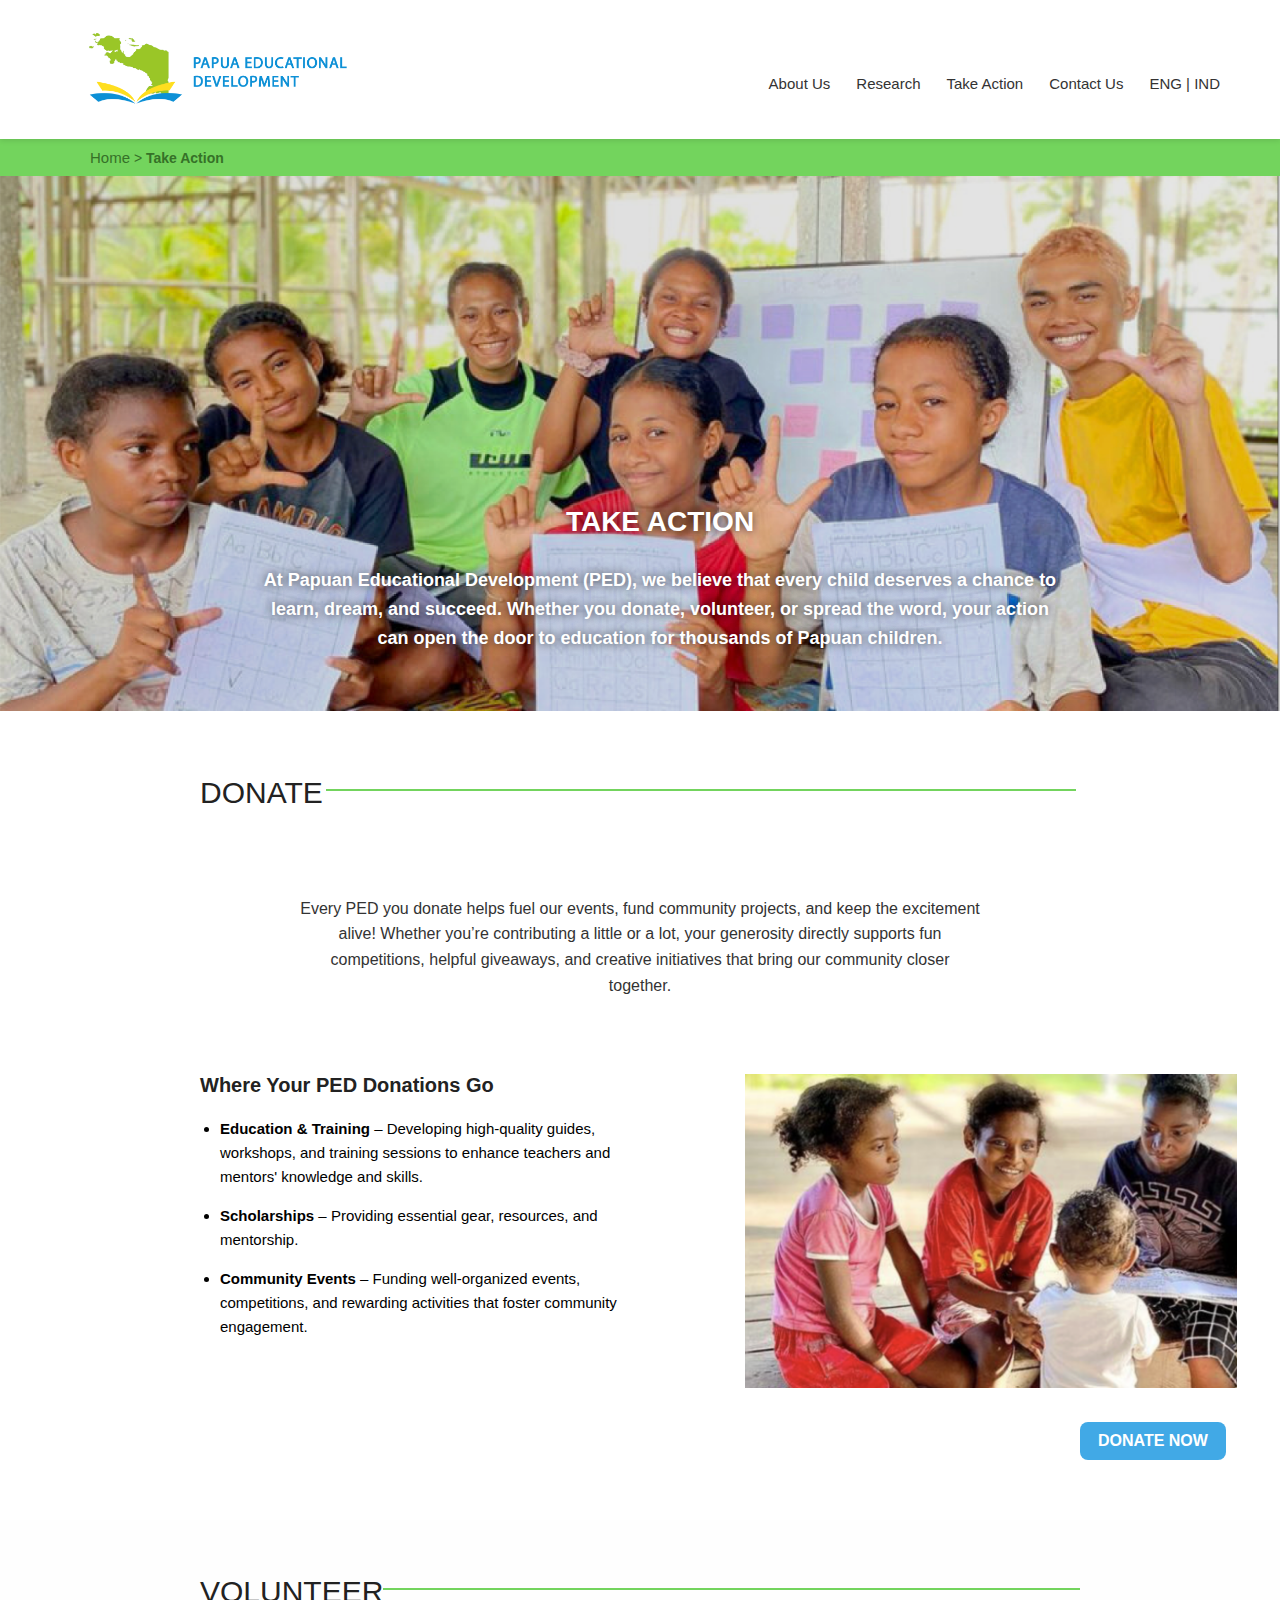
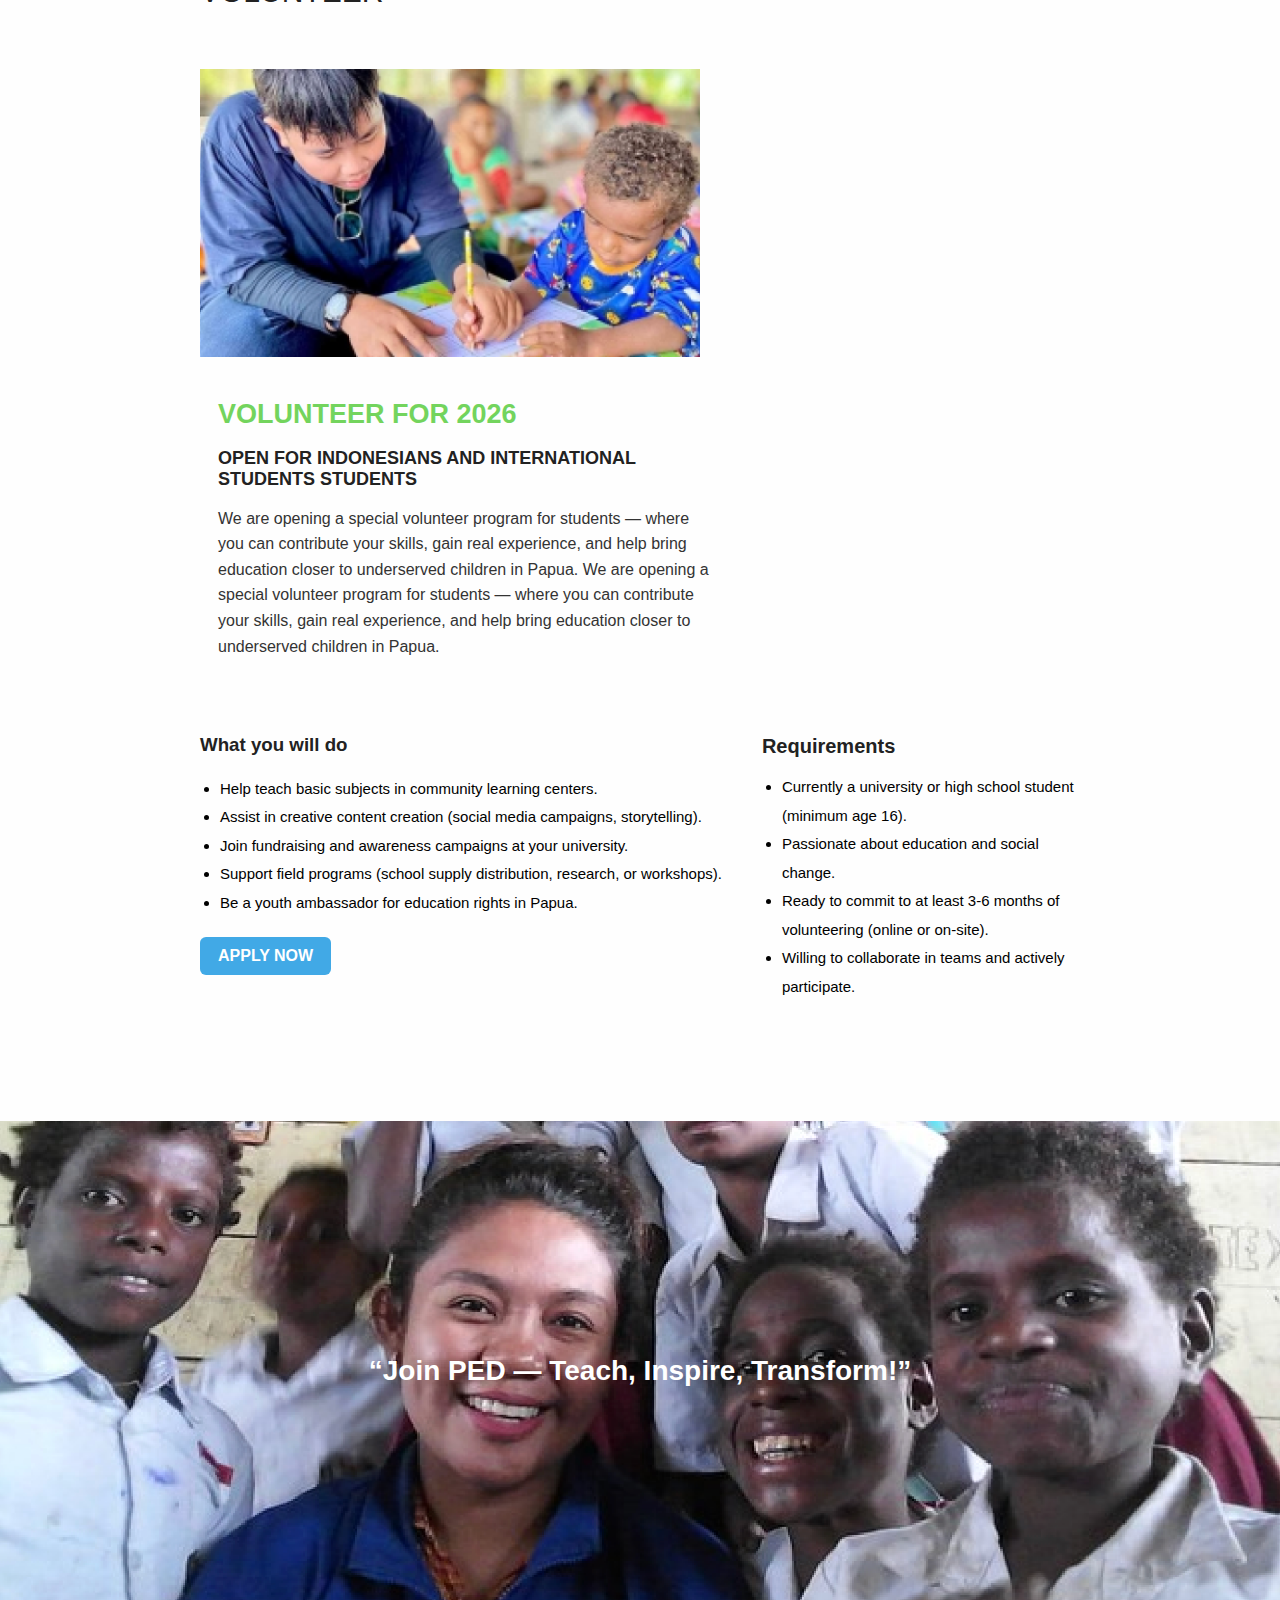
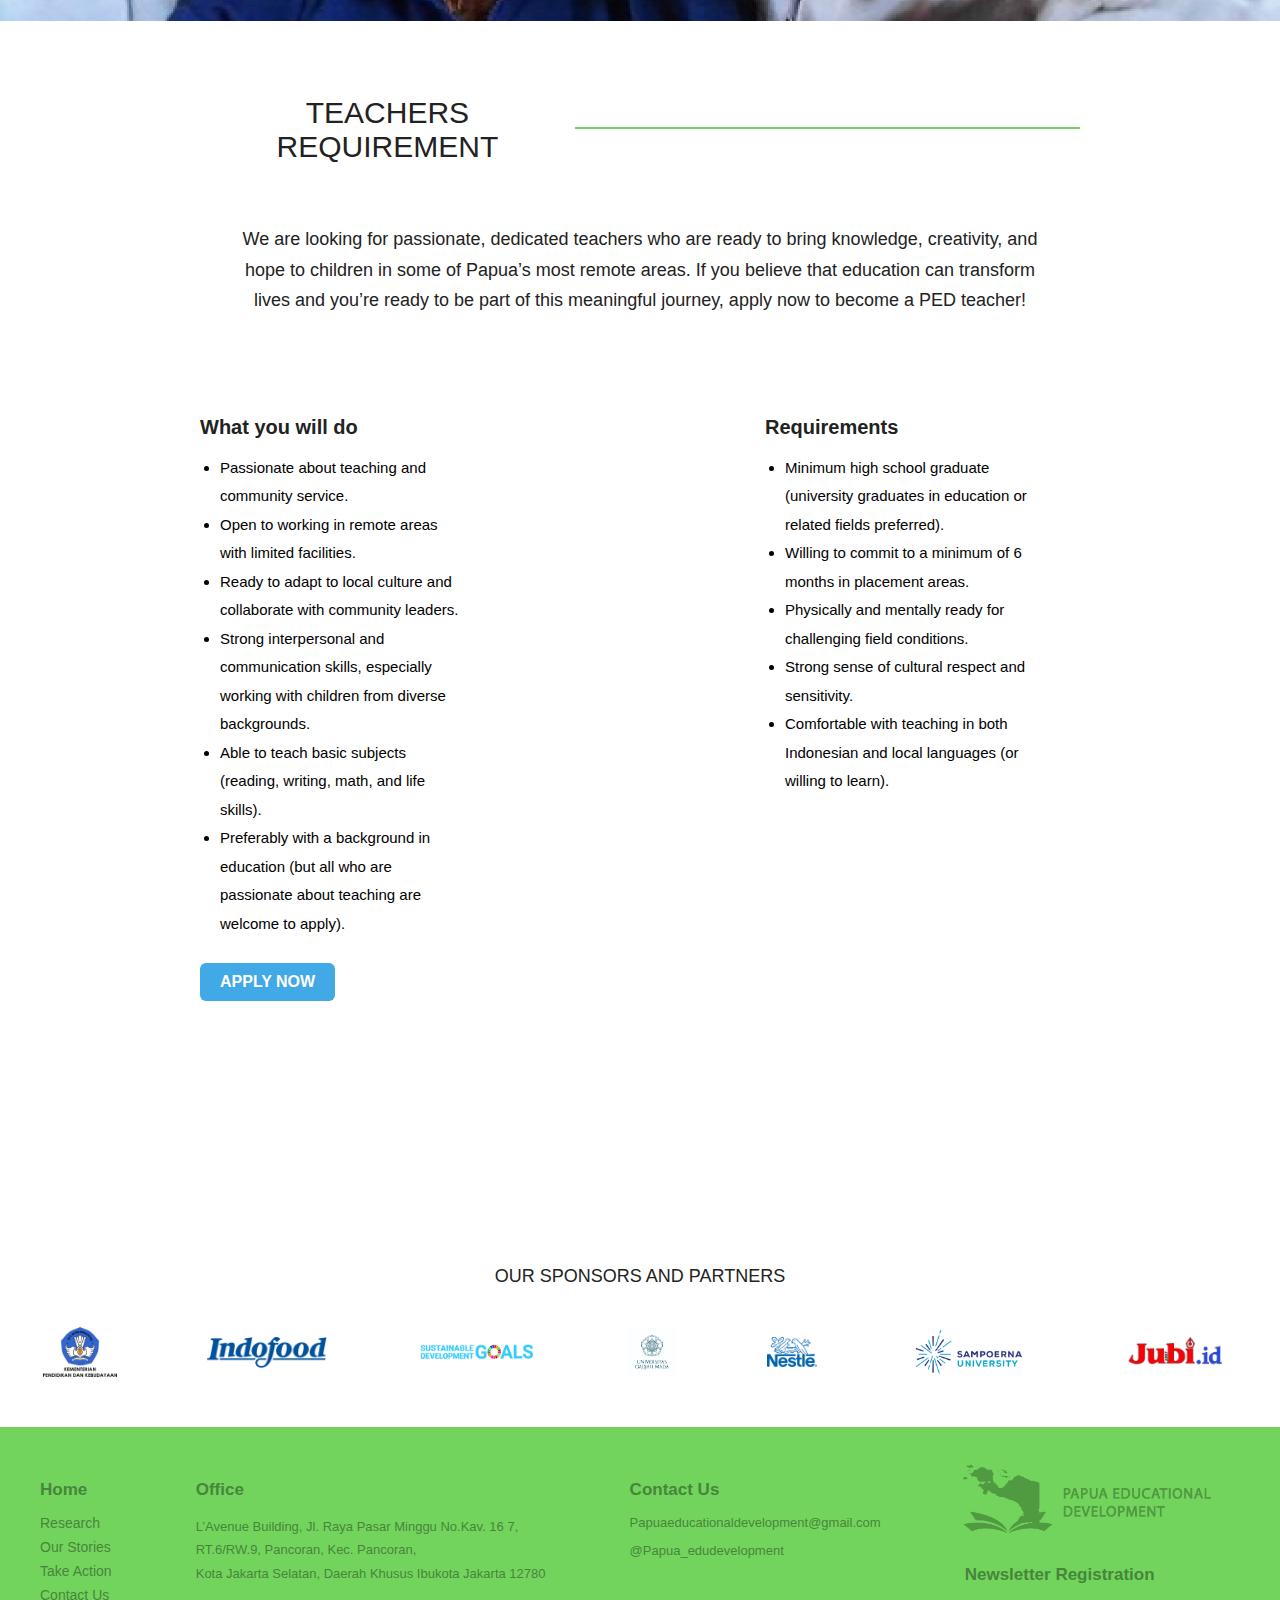
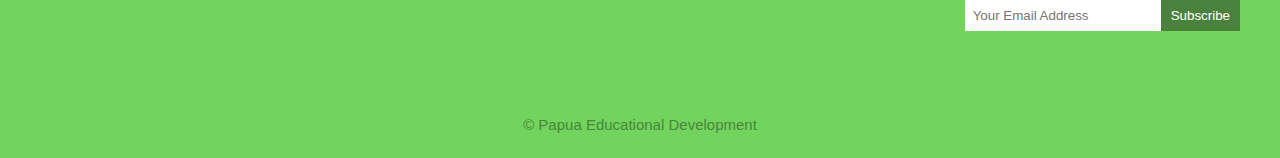
<file: Take Action.html>
<!DOCTYPE html>
<html lang="en">

<head>
  <meta charset="UTF-8">
  <meta name="viewport" content="width=device-width, initial-scale=1.0" />
  <title>Papua Educational Development</title>
  <link rel="stylesheet" href="style.css" />
  <script src="script.js"></script>

  <head>

  <body>
    <div class="menu-overlay" id="menuOverlay"></div>

    <div class="mobile-menu" id="mobileMenu">
      <button class="close-menu" id="closeMenu">&times;</button>
      <ul>
        <li><a href="About us.html">About Us</a></li>
        <li><a href="Research.html">Research</a></li>
        <li><a href="Take Action.html">Take Action</a></li>
        <li><a href="Contact Us.html">Contact Us</a></li>
        <li><a href="#">ENG | IND</a></li>
      </ul>
    </div>

    <div style="width: 100%;">
      <header>
        <div class="navbar">
          <div class="logo">
            <img src="PED LOGO.png" alt="PED Logo" />
          </div>
          <nav>
            <ul>
              <li><a href="About us.html">About Us</a></li>
              <li><a href="Research.html">Research</a></li>
              <li><a href="Take Action.html">Take Action</a></li>
              <li><a href="Contact Us.html">Contact Us</a></li>
              <li><a href="#">ENG | IND</a></li>
            </ul>
          </nav>
          <button class="mobile-nav-button" id="mobileNavButton">☰</button>
        </div>

        <nav class="directory1">
          <a href="index.html">Home</a> >
          <span class="bold">Take Action</span>
        </nav>
      </header>
    </div>

    <section class="take-action-section">
      <div class="take-action-banner">
        <img src="smilee child.png" alt="Children learning together">
        <div class="take-action-text">
          <h2>TAKE ACTION</h2>
          <p>
            At Papuan Educational Development (PED), we believe that every child deserves a chance
            to learn, dream, and succeed. Whether you donate, volunteer, or spread the word, your
            action can open the door to education for <strong>thousands of Papuan children</strong>.
          </p>
        </div>
      </div>
    </section>

    <section id="donate-section" class="donate-section">
      <div
        style="display: flex; width: 100%; flex-direction: row; justify-content: space-between; align-items: center;">
        <h2>DONATE</h2>
        <hr class="new18">
      </div>

      <p class="donate-description">
        Every PED you donate helps fuel our events, fund community projects, and keep the excitement alive!
        Whether you’re contributing a little or a lot, your generosity directly supports fun competitions,
        helpful giveaways, and creative initiatives that bring our community closer together.
      </p>

      <div class="donation-impact">
        <div class="donation-list">
          <h3>Where Your PED Donations Go</h3>
          <ul>
            <li><strong>Education & Training</strong> – Developing high-quality guides, workshops, and training sessions
              to enhance teachers and mentors' knowledge and skills.</li>
            <li><strong>Scholarships</strong> – Providing essential gear, resources, and mentorship.</li>
            <li><strong>Community Events</strong> – Funding well-organized events, competitions, and rewarding
              activities that foster community engagement.</li>
          </ul>
        </div>
        <div class="donation-image">
          <img src="papua kids talking.png" alt="Children in community program">
          <div class="donate-button-wrapper">
            <button class="donate-button">DONATE NOW</button>
          </div>
        </div>
      </div>
    </section>

    <section id="volunteer-section" class="volunteer-section">
      <div
        style="display: flex; width: 100%; flex-direction: row; justify-content: space-between; align-items: center;">
        <h2>VOLUNTEER</h2>
        <hr class="new19">
      </div>

      <div class="volunteer-content">
        <div class="volunteer-image-text">
          <img src="volunteerimg.png" />
          <div class="volunteer-highlight">
            <h3 class="highlight-title">VOLUNTEER FOR 2026</h3>
            <p class="highlight-subtitle">OPEN FOR INDONESIANS AND INTERNATIONAL STUDENTS STUDENTS</p>
            <p class="highlight-text">
              We are opening a special volunteer program for students — where you can contribute your skills, gain real
              experience, and help bring education closer to underserved children in Papua. We are opening a special
              volunteer program for students — where you can contribute your skills, gain real experience, and help
              bring education closer to underserved children in Papua.
            </p>
          </div>
        </div>

        <div class="volunteer-details">
          <div class="volunteer-do">
            <h3>What you will do</h3>
            <ul>
              <li>Help teach basic subjects in community learning centers.</li>
              <li>Assist in creative content creation (social media campaigns, storytelling).</li>
              <li>Join fundraising and awareness campaigns at your university.</li>
              <li>Support field programs (school supply distribution, research, or workshops).</li>
              <li>Be a youth ambassador for education rights in Papua.</li>
            </ul>
            <button class="apply-button">APPLY NOW</button>
          </div>

          <div class="volunteer-requirements">
            <h3>Requirements</h3>
            <ul>
              <li>Currently a university or high school student (minimum age 16).</li>
              <li>Passionate about education and social change.</li>
              <li>Ready to commit to at least 3-6 months of volunteering (online or on-site).</li>
              <li>Willing to collaborate in teams and actively participate.</li>
            </ul>
          </div>
        </div>
      </div>
    </section>

    <section class="teacher-banner">
      <div class="teacher-text">
        “Join PED — Teach, Inspire, Transform!”
      </div>
    </section>

    <section id="teachers-requirement" class="teachers-requirement">

      <div
        style="display: flex; width: 100%; flex-direction: row; justify-content: space-between; align-items: center;">
        <h2>TEACHERS REQUIREMENT</h2>
        <hr class="new20">
      </div>

      <p class="intro-text">
        We are looking for passionate, dedicated teachers who are ready to bring knowledge, creativity, and hope to
        children in some of Papua’s most remote areas. If you believe that education can transform lives and you’re
        ready to be part of this meaningful journey, apply now to become a PED teacher!
      </p>

      <div class="requirements-grid">
        <div class="do-section">
          <h3>What you will do</h3>
          <ul>
            <li>Passionate about teaching and community service.</li>
            <li>Open to working in remote areas with limited facilities.</li>
            <li>Ready to adapt to local culture and collaborate with community leaders.</li>
            <li>Strong interpersonal and communication skills, especially working with children from diverse
              backgrounds.</li>
            <li>Able to teach basic subjects (reading, writing, math, and life skills).</li>
            <li>Preferably with a background in education (but all who are passionate about teaching are welcome to
              apply).</li>
          </ul>
          <button class="apply-btn">APPLY NOW</button>
        </div>

        <div class="req-section">
          <h3>Requirements</h3>
          <ul>
            <li>Minimum high school graduate (university graduates in education or related fields preferred).</li>
            <li>Willing to commit to a minimum of 6 months in placement areas.</li>
            <li>Physically and mentally ready for challenging field conditions.</li>
            <li>Strong sense of cultural respect and sensitivity.</li>
            <li>Comfortable with teaching in both Indonesian and local languages (or willing to learn).</li>
          </ul>
        </div>
      </div>
    </section>

    <section class="sponsors-section">
      <h2>OUR SPONSORS AND PARTNERS</h2>
      <div class="sponsors-logos">
        <img src="kementrial logo.png" alt="Kemendikbud">
        <img src="indofood.png" alt="Indofood">
        <img src="okk.jpg" alt="SDGs">
        <img src="ugmm.jpg" alt="Universitas Indonesia">
        <img src="nestle.png" alt="Nestle">
        <img src="logo sampoerna.png" alt="Sampoerna University">
        <img src="jubi idd.png" alt="Jubi.id">
      </div>
    </section>

    <footer class="footer">
      <div class="footer-content">
        <div class="footer-column">
          <h4>Home</h4>
          <ul>
            <li><a href="Research.html">Research</a></li>
            <li><a href="About us.html">Our Stories</a></li>
            <li><a href="Take Action.html">Take Action</a></li>
            <li><a href="Contact Us.html">Contact Us</a></li>
          </ul>
        </div>

        <div class="footer-column address">
          <h4>Office</h4>
          <p>
            L’Avenue Building, Jl. Raya Pasar Minggu No.Kav. 16 7,<br />
            RT.6/RW.9, Pancoran, Kec. Pancoran,<br />
            Kota Jakarta Selatan, Daerah Khusus Ibukota Jakarta 12780
          </p>
        </div>

        <div class="footer-column">
          <h4>Contact Us</h4>
          <p>Papuaeducationaldevelopment@gmail.com</p>
          <p>@Papua_edudevelopment</p>
        </div>

        <div class="footer-column footer-logo">
          <img src="ped-green-logo.png" alt="Papua Educational Development" />
          <h4>Newsletter Registration</h4>
          <div class="newsletter">
            <input type="email" placeholder="Your Email Address" />
            <button>Subscribe</button>
          </div>
        </div>
      </div>

      <div class="footer-bottom">
        <p>© Papua Educational Development</p>
      </div>
    </footer>


  </body>

</html>
</file>
<file: style.css>
header {
  position: relative;
}

ul {
  list-style-type: none;  
  margin: 0;             
}

a {
  text-decoration: none;
  color: inherit;
}

li a:hover {
  text-decoration: none; /* remove underline */
  color: #333; /* or any hover color you want */
}


body {
  width: 100%;
  overflow-x: hidden;
}

.page-wrapper {
  display: flex;
  transition: transform 0.3s ease;
}

.page-wrapper.shifted {
  transform: translateX(250px);
}

.navbar {
  display: flex;
  justify-content: space-between;
  align-items: center;
  padding: 15px 30px;
  background-color: #fff;
  position: relative;
  box-shadow: 0 2px 5px rgba(0, 0, 0, 0.1);
  z-index: 998;
}



.logo img {
  height: 50px;
  width: auto;
}

nav ul {
  display: flex;
  list-style: none;
}

nav ul li {
  margin-left: 25px;
}

nav ul li a {
  text-decoration: none;
  color: #333;
  font-weight: 500;
  transition: color 0.3s ease;
}

nav ul li a:hover {
  color: #4CAF50;
}

.mobile-nav-button {
  display: none;
  background: none;
  border: none;
  font-size: 24px;
  cursor: pointer;
  color: #333;
  z-index: 1001;
}


.mobile-menu {
  position: fixed;
  right: -300px;
  top: 0;
  padding: 40px 10px 6000px 10px;
  width: 250px;
  background-color: #fff;
  z-index: 999;
  transition: right 0.3s ease;
}


.mobile-menu.active {
  right: 0;
  top: 139px;
  position:absolute;
}


.mobile-menu ul {
  display: flex;
  flex-direction: column;
  width: 100%;
  gap: 1px;
}

.menu-overlay {
  display: none;
  position: fixed;
  top: 0;
  left: 0;
  right: 0;
  bottom: 0;
  background-color: rgba(36, 34, 34, 0.5);
  z-index: 998;
}

.menu-overlay.active {
  display: block;
}



.mobile-menu ul li {
  margin: 0;
  padding: 10px 30px;
}

.mobile-menu ul li:last-child {
  border-bottom: none;
}

.close-menu {
  position: absolute;
  top: 15px;
  right: 15px;
  background: none;
  border: none;
  font-size: 24px;
  cursor: pointer;
  color: #333;
}

.directory1 {
  padding: 15px 30px;
  background-color: #f9f9f9;
}

.directory1 a {
  text-decoration: none;
  color: #666;
}

.bold {
  font-weight: bold;
}

@media screen and (max-width: 1024px) {
  .navbar nav {
    display: none;
  }

  .mobile-nav-button {
    display: block;
  }
}

@media  screen and (max-width: 530px) {
  .navbar{
    display: flex;
    flex-direction: column;
  }
}
.navbar {
  display: flex;
  justify-content: space-between;
  align-items: center;
  padding: 25px 60px;
  background-color: #fff;

}

.navbar .logo img {
  height: 85px; /* regular size was 80px */
  margin: 0px px -30px 3px;
}

.navbar nav ul {
  list-style: none;
  display: flex;
  gap: 20px;
  padding-top: 5px;
  margin: 0px 0px -30px 3px;
  gap: 1px;
}

.navbar nav ul, li, a {
  text-decoration: none;
  color: #000;
  font-size: 15px;
}

.hero {
  background: url('tryy.png') center/cover no-repeat;
  height: 600px;
  display: flex;
  align-items: center;
  justify-content: center;
  text-align: center;
}

.hero .overlay-text {
  color: white;
  text-shadow: 0 0 10px rgb(0, 0, 0);
  padding:30px;
  max-width: 80%;
  margin: 370px 50px 40px 105px;
}

.hero h1 {
  font-size: 40px;
  margin-bottom: 10px;
  text-align: justify;
}

.hero p {
  font-size: 17px;
  margin-bottom: 10px;
  text-align: justify;
  max-width: 65%;
  line-height: 23px;
}

 /*  what we do */ 

 .what-we-do .content-wrapper {
  display: flex;
  align-items: flex-start; /* <-- change from center to flex-start */
  gap: 30px;
  margin: 0px 0px 0px 90px;
}

@media  screen and (max-width: 1100px) {
  .content-wrapper{
    display: flex;
    flex-direction: column;
  }
}

.what-we-do .text {
  margin-top: 80px; /* <-- Add this to push text block down */
}

.what-we-do .text h2 {
  color: #73D45D;
  font-size: 28px;
  margin: 0px 0px 10px 0px; /* <-- reset margins for better control */
  font-weight: bold;
}

.what-we-do .text p {
  margin-top: 20px; /* adjust slightly smaller gap */
  background-color: #fff;
  max-width: 70%;
  line-height: 1.6;
}

hr.new1 {
  border: 1.5px solid #73D45D;
  max-width: 70%;
  margin: 0px 0px 0px 0px;

}
.what-we-do .image img {
  width: 500px;
  margin:70px 20px 0px 70px;
  padding:20px;
}

.stats {
  display: flex;
  justify-content: space-around;
  background-color: white;
  padding: 30px 20px;
  text-align: center;
}

.stats .stat h3 {
  font-size: 45px;
  color: #1ca9e3;
  margin-bottom: 5px;
}

.how-we-help {
  display: flex;
  flex-direction: column;
  text-align: center;
  padding: 20px 70px;
  margin-bottom: 60px; 
}

hr.new2 {
  border: 1.5px solid #73D45D;
  width: 35%;
  /* max-width: 40%; */
  /* margin: -50px 20px 30px 3px; */
}

hr.new3 {
  border: 1.5px solid #73D45D;
  width: 35%;
  /* max-width: 40%; */
  /* margin: -32px 30px 20px 840px; */
}

.how-we-help h2 {
  font-size: 30px;
  margin-bottom: 30px;
  color: #73D45D;
  font-weight: bold;
}

.cards {
  display: flex;
  justify-content: center;
  gap: 60px;
  flex-wrap: wrap;
  padding: 0px 30px;
}


.card .read-more {
  position: absolute;
  top: 15px;
  left: 50%;
  transform: translateX(-50%); 
  background-color: #0DACE0; 
  color: white;
  border: none;
  padding: 10px 25px;
  font-weight: bold;
  border-radius: 10px;
  cursor: pointer;
  box-shadow: 0 3px 6px rgba(0, 0, 0, 0.16);
  font-size: 14px;
  z-index: 1;
}
.card {
  background-color: #fff;
  width: 300px;
  padding: 30px;
  text-align: left;
  border-radius: 10px;
  position: relative;
  overflow: hidden;
  transition: all 0.3s ease; /* <--- Smooth transition */
}

.card img {
  width: 100%;
  margin-bottom: 10px;
}

.card h3 {
  font-size: 16px;
  font-weight: bold;
  max-width: 90%;
}

.card p {
  font-size: 14px;
  color: gray;
}


.card:hover {
  transform: translateY(-10px); /* Moves card up */
  box-shadow: 0 12px 24px rgba(0, 0, 0, 0.2); /* Stronger shadow on hover */
}

.card .read-more:hover {
  background-color: #0984b0;
  transition: all 0.3s ease;
}

/* quote */
.quote {
  background-image: url('quote\ banner.png');
  background-size: cover;
  background-position: center;
  background-repeat: no-repeat;
  height: 500px;
  padding: 0;
  margin: 0;
  display: flex;
  align-items: center;
  justify-content: center;
  overflow: hidden;
}

.overlay-text {
  color: white;
  text-shadow: 0 0 10px rgba(0,0,0,0.7);
  font-size: 30px;
  text-align: center;
  line-height: 1;
}

/*body {
  font-family: sans-serif;
  margin: 0;
  padding: 0;
} */

/* Article Section */
.article-section {
  padding: 40px 20px;
  text-align: center;
}

hr.new4 {
  border: 1.5px solid #73D45D;
  width: 18%;
  /* max-width: 40%; */
  /* margin: -32px 30px 20px 840px; */
}
  
hr.new5 {
  border: 1.5px solid #73D45D;
  width: 18%;
  /* max-width: 40%; */
  /* margin: -32px 30px 20px 840px; */
}

.article-section h2 {
  font-size: 25px;
margin-bottom: 20px;
position: relative;
}

.article-row {
  display: flex;
  justify-content: center;
  gap: 20px;
  flex-wrap: wrap;
  padding: 20px;
}

.article-box {
  background: white;
  width: 230px;
  box-shadow: 0 2px 5px rgba(0,0,0,0.1);
  padding: 10px;
  text-align: left;
}

.article-box img {
  width: 100%;
  height: auto;
}

.release-text {
  font-size: 12px;
  color: #555;
  margin-top: 10px;
}

.article-box h3 {
  font-size: 17px;
  font-weight: bold;
  margin: 10px 0;
  max-width: 95%;
}

.more-link {
  font-size: 12px;
  color: #666;
  text-decoration: none;
  display: block;
  margin-top: 40px;
  text-align: right;
}

/* Hover effect for article box */
.article-box:hover {
  box-shadow: 0 4px 15px rgba(0, 0, 0, 0.2);
  transform: translateY(-5px);
  transition: all 0.3s ease;
}

/* Read more link base */
.more-link {
  font-size: 12px;
  color: #666;
  text-decoration: none;
  display: block;
  margin-top: 40px;
  text-align: right;
  transition: color 0.3s ease;
}

/* Read more link hover */
.more-link:hover {
  color: #000;
}

/* Read more link active (on click) */
.more-link:active {
  color: #000;
}

.scrollmenu-cards {
  overflow-x: auto;
  white-space: nowrap;
  padding: 20px 0;
  scroll-snap-type: x mandatory;
  margin:0px 60px 20px 60px;
}

.scrollmenu-cards::-webkit-scrollbar {
  height: 8px;
}

.scrollmenu-cards::-webkit-scrollbar-thumb {
  background: #ccc;
  border-radius: 10px;
}

.article-box {
  display: inline-block;
  vertical-align: top;
  white-space: normal;
  scroll-snap-align: start;
  margin-right: 20px;
  background: white;
  width: 230px;
  box-shadow: 0 2px 5px rgba(0,0,0,0.1);
  padding: 10px;
  text-align: left;
}


/* Impact Section */
.impact-section {
padding: 60px 20px;
text-align: center;
margin-bottom: 80px; 
}


hr.new29 {
  border: 1.5px solid #73D45D;
  width: 25%;
  /* max-width: 40%; */
  /* margin: -32px 30px 20px 840px; */
}


hr.new30 {
  border: 1.5px solid #73D45D;
  width: 23%;
  /* max-width: 40%; */
  /* margin: -32px 30px 20px 840px; */
}

.impact-cards {
  display: flex;
  justify-content: center;
  gap: 60px;
  flex-wrap: wrap;
  padding: 20px;
}

.impact-box {
  background: white;
  width: 350px;
  padding: 20px;
  border: 1px solid #ccc;
  text-align: left;
}

.impact-box h3 span {
  color: #73D45D;
  font-weight: bold;
}

.impact-box p {
  font-size: 14px;
  margin: 10px 0;
}

.impact-box a {
  font-size: 12px;
  color: #555;
  text-decoration: none;
}

.impact-link {
  text-align: right;
  margin-top: 15px;
}

.impact-link a {
  font-size: 12px;
  color: #555;
  text-decoration: none;
}

.impact-box {
  background: white;
  width: 350px;
  padding: 20px;
  border: 1px solid #ccc;
  text-align: left;
  transition: all 0.3s ease;
  box-shadow: 0 0 0 rgba(0, 0, 0, 0); /* default no shadow */
}

.impact-box:hover {
  border-color: #73D45D;
  transform: translateY(-5px);
  box-shadow: 0 8px 20px rgba(0, 0, 0, 0.1);
}

.impact-link a:hover {
  color: #73D45D;
}


.sponsors-section {
  padding: 50px 20px;
  text-align: center;
  background-color: #fff;
}

.sponsors-section h2 {
  font-size: 18px;
  font-weight: normal;
  margin-bottom: 30px;
}

.sponsors-logos {
  display: flex;
  flex-wrap: wrap;
  gap: 20px;
  justify-content: center;
  gap: 90px;
  align-items: center;
}

.sponsors-logos img {
  max-height: 50px;
  max-width: 120px;
  object-fit: contain;
}

/* footer */ 
.footer {
  background-color: #73D45D;
  color: #4a4a4a;
  width: 100%;
  font-family: sans-serif;
}

.footer-content {
  display: flex;
  flex-wrap: wrap;
  justify-content: space-between;
  gap: 40px;
  max-width: 1200px;
  margin: 0 auto;
  padding: 30px;
}

.footer-column {
  text-align: left;
  color: #46863B;
}

.footer-column h4 {
  font-weight: bold;
  margin-bottom: 15px;
  text-align: left;
  font-size: 17px;
}

.footer-column ul {
  list-style: none;
  padding: 0;
}

.footer-column ul li a {
  color: #46863B;
  text-decoration: none;
  display: block;
  margin-bottom: 8px;
  font-size: 14px;
}

.footer-logo img {
  max-width: 280px;
  margin-bottom: 10px;
  margin: 0px 0px 0px -30px;
}

.footer-bottom {
  text-align: center;
  padding: 40px 0 10px 0;
  font-size: 15px;
  color: #46863B;
}

.newsletter {
  display: flex;
  margin-top: 10px;
}

.newsletter input {
  padding: 8px;
  border: none;
  outline: none;
  width: 180px;
}

.newsletter button {
  background-color: #4a823d;
  color: white;
  border: none;
  padding: 0px 10px;
  cursor: pointer;
}

.address p {
  line-height: 1.8;
}

footer {
  width: 100%;
  margin: 0;
  background-color: #84cc64;
  color: white;
  text-align: center;
  font-size: small;
}

/* ABOUT US PAGE */
.directory1 {
  background-color: #73D45D;
  padding: 10px 90px;
  font-size: 14px;
  color: #367128;
  font-weight: normal; /* Corrected from 50px */
}

.directory1 a {
  text-decoration: none;
  color: #367128;
}

.bold {
  font-weight: bold;
}

/*HISTORY AND MISSION STARTS HERE */

.section {
  padding: 20px 20px;
  background-color: #fff;
  margin-bottom: 20px;
  text-align: center;
}

hr.new6 {
  border: 1.5px solid #73D45D;
  width: 30%;
  /* max-width: 40%; */
  /* margin: -32px 30px 20px 840px; */
}

h2 {
  margin-bottom: 20px;
  display: inline-block;
  padding: 10px 0px;
  font-size: 30px;
  font-weight: normal;
}

hr.new7 {
  border: 1.5px solid #73D45D;
  width: 30%;
  /* max-width: 40%; */
  /* margin: -32px 30px 20px 840px; */
}

.block {
  max-width: 1100px;
  margin-left: auto;
  margin-right: auto;
  padding: 10px 0;
}

.green-title {
  color: #73D45D;
  font-weight: bold;
  font-size: 28px;
}

.green-title p {
  max-width: 90%;
}

.block p {
  line-height: 1.8;
  font-size: 17px;
  text-align: center;
  margin: 20px auto;
}

/*FOUNDER AND MEMBERS */

hr.new8 {
  border: 1.5px solid #73D45D;
  width: 25%;
  /* max-width: 40%; */
  /* margin: -32px 30px 20px 840px; */
}

hr.new9 {
  border: 1.5px solid #73D45D;
  width: 25%;
  /* max-width: 40%; */
  /* margin: -32px 30px 20px 840px; */
}

/* foudner sldies */

.founder-header {
  display: flex;
  width: 100%;
  flex-direction: row;
  justify-content: space-between;
  align-items: center;
}

.new8, .new9 {
  width: 30%;
  border: 2px solid #73D45D;
}

.founder-block {
  margin: 50px 0;
  text-align: center;
}

.founderslidescontainer {
  position: relative;
  display: flex;
  align-items: center;
  justify-content: center;
}

.founderslides {
  display: none;
  transition: all 0.5s ease;
}

.founderslides.active {
  display: block;
}

.founder-wrapper {
  position: relative;
  text-align: center;
  margin-top: 10px;
  width: 100%;
  overflow: hidden;
}

.founder-img {
  width: 200px;
  height: 200px;
  border-radius: 50%;
  background-color: #fff;
  position: relative;
  top: 0;
  z-index: 2;
  margin-bottom: -100px;
  object-fit: cover;
}

.team-section {
    width: 100%;
    background-color: #73D45D;
    padding: 120px 450px 60px;
    position: relative;
    z-index: 1;
    min-height: 200px;
    display: flex;
    flex-direction: column;
    align-items: center;
    justify-content: flex-start;
    box-sizing: border-box; /* super important */
  }
  


.founder-title {
  color: #1b5e20;
  font-weight: bold;
  font-size: 30px;
  margin-bottom: 20px;
}

.slider-btn {
  background: none;
  border: none;
  font-size: 2.5rem;
  cursor: pointer;
  color: #1b5e20;
  position: absolute;
  top: 50%;
  transform: translateY(-50%);
  z-index: 3;
}

.left-btn {
  left: 20px;
}

.right-btn {
  right: 20px;
}

.founder-description {
  margin: 20px auto 0; /* Add top margin */
  text-align: center;
  line-height: 1.6;
  max-width: 1000px; /* optional if you want limit */
}

.arrow.founder {
  background-color: transparent;
  border: none;
  font-size: 2rem;
  color: #1b5e20;
  cursor: pointer;
  position: absolute;
  top: 50%;
  transform: translateY(-50%);
  z-index: 3;
}

.arrow.founder.left {
  left: 20px;
  margin:50px 0px 0px 50px;
}


.arrow.founder.right {
  right: 20px;
  margin:55px 50px 0px 0px;
}


/* REMARKS SECTION */

.remarks-section {
  text-align: center;
  padding: 40px 20px;
}

.remarks-heading {
  font-size: 30px;
  font-weight: normal;
  margin-bottom: 70px;
}

.remarks-container {
  display: flex;
  align-items: center;
  justify-content: center;
  flex-wrap: wrap;
  gap: 30px;
  max-width: 1000px;
  margin: 0 auto;
}

.remarks-image img {
  width: 220px;
  height: 220px;
  object-fit: cover;
  border-radius: 50%;
}

.remarks-text {
  max-width: 700px;
  text-align: left;
}

.remarks-text h3 {
  margin: 0 0 10px;
  font-size: 20px;
}

.remarks-text p {
  font-size: 16px;
  line-height: 1.6;
}

/* our stories */
hr.new11 {
  border: 1.5px solid #73D45D;
  width: 38%;
  
}

hr.new12 {
  border: 1.5px solid #73D45D;
  width: 38%;
  
}






/* WE ARE SECTION */

.we-are-section {
  max-width: 1100px;
  margin: auto;
  padding: 40px;
}

.section-title {
  font-size: 40px;
  font-weight: bold;
}

hr.new10 {
  border:
  1.5px solid #73D45D;
  width: 85%;
}

.content-container {
  display: flex;
  flex-wrap: wrap;
  gap: 30px;
  align-items: flex-start;
}

.text-content {
  flex: 1;
  min-width: 300px;
}

.text-content p {
  line-height: 1.5; /* Correctly applied to the paragraph */
}

.subheading {
  color: #2196F3;
  font-weight: bold;
  font-size: 25px;
  padding: 0px 0px;
  margin-bottom: 10px;
}

.image-container {
  flex: 1;
  min-width: 280px;
  margin: -5px 0px 0px 0px;
}

.image-container img {
  width: 93%;
  border-radius: 5px;
  height: 350px;
  margin: 28px auto;
}

.content2 {
  padding: 20px;
}

.content-container {
  display: flex;
  flex-wrap: wrap;
  gap: 30px;
  align-items: flex-start;
}

.image-container {
  flex: 1;
  min-width: 280px;
}

.image-container img {
  width: 100%;
  height: auto;
  border-radius: 10px;
}

.text-content {
  flex: 1;
  min-width: 300px;
}

.subheading {
  color: #2196F3;
  font-weight: bold;
  font-size: 25px;
  margin-bottom: 10px;
}

.text-content p {
  line-height: 2;
  font-size: 16px;
  color: #222;
}

.image-section {
  display: flex;
  justify-content: center;
  align-items: center;
  padding: 40px 0;
  /* background-color: #f5f5f5; */
}

.image-section img {
  width: 99%;
  max-width: 1200px;
  /* border-radius:10px; */
  box-shadow: 0 4px 12px rgba(0, 0, 0, 0.1);
}

/* success stories */

hr.new13, hr.new14 {
  border: 1.5px solid #73D45D;
  width: 20%;
}

.success-section {
  max-width: 1200px;
  margin: 0 auto 150px;
  padding: 10px 20px;
  box-sizing: border-box;
}

.section-header {
  display: flex;
  align-items: center;
  justify-content: space-between;
  margin-bottom: 30px;
}

.section-header h2 {
  font-size: 24px;
  font-weight: bold;
  margin: 0;
}

.story-wrapper {
  display: flex;
  align-items: center;
  justify-content: space-between;
  padding: 20px;
}

.carousel-container {
  display: flex;
  width: 100%;
  overflow: hidden;
}

.story-card {
  display: none;
  align-items: center;
  gap: 40px;
  max-width: 900px;
  flex: 1;
  padding: 0 20px;
}

.profile-image {
  width: 200px;
  height: 200px;
  border-radius: 50%;
  object-fit: cover;
  box-shadow: 0 6px 20px rgba(0, 0, 0, 0.1);
}

.story-details {
  flex: 1;
}

.story-details h3 {
  margin: 0;
  font-size: 22px;
  font-weight: bold;
}

.story-details .sub {
  margin: 10px 0;
  font-weight: 500;
  color: #555;
}

.story-details p {
  font-size: 16px;
  line-height: 1.6;
  color: #333;
}

.arrow {
  background: none;
  border: none;
  font-size: 36px;
  color: #999;
  cursor: pointer;
  transition: color 0.3s;
}

.arrow:hover {
  color: #333;
}


/* RESERACH PAGE - */

hr.new15 {
  border: 1.5px solid #73D45D;
  width: 35%;
  margin: 0px 0px 0px 3px;
}

hr.new16 {
  border: 1.5px solid #73D45D;
  width: 35%;
  margin: 0px 0px 0px 3px;
}

.research-section {
  max-width: 1200px;
  margin: 0 auto;
  padding: 30px 20px;
  font-family: sans-serif;
}

.section-header {
  display: flex;
  align-items: center;
  justify-content: center;
  gap: 20px;
  margin-bottom: 20px;
}

.section-header h2 {
  font-size: 30px;
  font-weight: bold;
  text-align: center;
  font-weight: normal;
}

.section-header hr {
  flex: 1;
  border: none;
  border-top: 3px solid #73D45D;
}

.section-description {
  text-align: center;
  font-size: 18px;
  max-width: 800px;
  margin:0 auto 40px auto;
  line-height: 1.6;
  padding:60px;
}

/* Hover effect for research cards */
.research-pub-card {
  transition: all 0.3s ease;
}

.research-pub-card:hover {
  box-shadow: 0 4px 15px rgba(0, 0, 0, 0.2);
  transform: translateY(-5px);
}

/* Read more link styling */
.more-link {
  font-size: 12px;
  color: #666;
  text-decoration: none;
  display: block;
  margin-top: 40px;
  text-align: right;
  transition: color 0.3s ease;
}

/* Hover and active color change */
.more-link:hover,
.more-link:active {
  color: #000;
}

/* reaserahc publications */
hr.new17 {
  border:1.5px solid #73D45D;
  width: 100%;
}

.category1 h3 {
  font-size: 26px;
  margin-bottom: -20px;
  display: inline-block;
  padding-bottom: 30px;
  margin-top: 0;
  font-weight: normal;
}


.reasearchpubcards-scrollmenu {
  overflow-x: auto;
  white-space: nowrap;
  padding: 20px 0;
  scroll-snap-type: x mandatory;
  margin:0px 0px 20px 0px;
}

.reasearchpubcards-scrollmenu::-webkit-scrollbar {
  height: 8px;
}

.reasearchpubcards-scrollmenu::-webkit-scrollbar-thumb {
  background: #ccc;
  border-radius: 10px;
}

.reasearchpubcards-card {
  display: inline-block;
  vertical-align: top;
  white-space: normal;
  scroll-snap-align: start;
  margin-right: 20px;
  background: white;
  width: 230px;
  box-shadow: 0 2px 5px rgba(0,0,0,0.1);
  padding: 10px;
  text-align: left;
  transition: all 0.3s ease;
}

.reasearchpubcards-card:hover {
  box-shadow: 0 4px 15px rgba(0, 0, 0, 0.2);
  transform: translateY(-5px);
}

.reasearchpubcards-card img {
  width: 100%;
  height: auto;
}

.reasearchpubcards-release {
  font-size: 12px;
  color: #555;
  margin-top: 10px;
}

.reasearchpubcards-card h3 {
  font-size: 17px;
  font-weight: bold;
  margin: 10px 0;
  max-width: 95%;
}

.reasearchpubcards-more {
  font-size: 12px;
  color: #666;
  text-decoration: none;
  display: block;
  margin-top: 40px;
  text-align: right;
  transition: color 0.3s ease;
}

.reasearchpubcards-more:hover {
  color: #000;
}

.reasearchpubcards-more:active {
  color: #000;
}

/* reports cards */
/* Article Section */
.article-section {
  padding: 40px 20px;
  text-align: center;
}


.article-section h2 {
  font-size: 30px;
  margin-bottom: 20px;
  position: relative;
}

.article-row {
  display: flex;
  justify-content: center;
  gap: 20px;
  flex-wrap: wrap;
  padding: 20px;
}

.article-box {
  background: white;
  width: 230px;
  box-shadow: 0 2px 5px rgba(0,0,0,0.1);
  padding: 10px;
  text-align: left;
}

.article-box img {
  width: 100%;
  height: auto;
}

.release-text {
  font-size: 12px;
  color: #555;
  margin-top: 10px;
}

.article-box h3 {
  font-size: 17px;
  font-weight: bold;
  margin: 10px 0;
  max-width: 95%;
}

.more-link {
  font-size: 12px;
  color: #666;
  text-decoration: none;
  display: block;
  margin-top: 40px;
  text-align: right;
}

/* Hover effect for article box */
.article-box:hover {
  box-shadow: 0 4px 15px rgba(0, 0, 0, 0.2);
  transform: translateY(-5px);
  transition: all 0.3s ease;
}

/* Read more link base */
.more-link {
  font-size: 12px;
  color: #666;
  text-decoration: none;
  display: block;
  margin-top: 40px;
  text-align: right;
  transition: color 0.3s ease;
}

/* Read more link hover */
.more-link:hover {
  color: #000;
}

/* Read more link active (on click) */
.more-link:active {
  color: #000;
}

.reportscards {
  overflow-x: auto;
  white-space: nowrap;
  padding: 20px 0;
  scroll-snap-type: x mandatory;
  margin:0px 0px 20px 0px;
}

.reportscards::-webkit-scrollbar {
  height: 8px;
}

.reportscards::-webkit-scrollbar-thumb {
  background: #ccc;
  border-radius: 10px;
}

.article-box {
  display: inline-block;
  vertical-align: top;
  white-space: normal;
  scroll-snap-align: start;
  margin-right: 20px;
  background: white;
  width: 230px;
  box-shadow: 0 2px 5px rgba(0,0,0,0.1);
  padding: 10px;
  text-align: left;
}




/* accordion */
/* accordion */

.reportsof2025 {
  font-family: Arial, sans-serif;
  max-width: 900px;
  margin: auto;
  padding: 40px 20px;
  margin-bottom: 130px;
}

.reportsof2025 h2 {
  font-size: 30px;
  color: #222;
  margin-bottom: 40px;
  margin: 0px 10px 40px 50px;
}

.accorclass {
  background-color: white;
  color: black;
  cursor: pointer;
  padding: 20px;
  width: 100%;
  border: none;
  text-align: left;
  font-size: 24px;
  font-weight: normal;
  border-bottom: 2px solid #73D45D;
  position: relative;
  display: flex;
  justify-content: space-between;
  align-items: center;
  transition: background-color 0.3s ease;
}

.accorclass:hover {
  background-color: #f2f2f2;
}

.panel {
  padding: 0 20px;
  display: none;
  background-color: white;
  overflow: hidden;
  border-bottom: 2px solid #73D45D;
  font-size: 16px;
  line-height: 1.6;
  color: #444;
}

.onlyaccor {
  display: inline-block;
  width: 16px;
  height: 16px;
  position: relative;
  margin-left: 10px;
}

.onlyaccor::before {
  content: '';
  position: absolute;
  top: 3px;
  left: 0;
  width: 10px;
  height: 10px;
  border-right: 4px solid #73D45D;
  border-top: 4px solid #73D45D;
  transform: rotate(135deg); /* Down arrow */
  transition: transform 0.3s ease;
}

.accorclass.active .onlyaccor::before {
  transform: rotate(-45deg); /* Up arrow */
}



/* Take Action */
.take-action-banner {
  position: relative;
  width: 100%;
  max-height: 700px;
  overflow: hidden;
}

.take-action-banner img {
  width: 100%;
  height: auto;
  object-fit: cover;
  display: block;
}

.take-action-text {
  position: absolute;
  bottom: 0;
  left: 0;
  width: 100%;
  
  display: flex;
  flex-direction: column;
  align-items: center;
  text-align: center;

  color: white;
  padding: 30px 20px;
}


.take-action-text h2 {
  font-size: 28px;
  font-weight: bold;
  margin-bottom: 15px;
}

.take-action-text p {
  font-size: 18px;
  max-width: 800px;
  line-height: 1.6;
}

.take-action-text {
  position: absolute;
  bottom: 20px;
  color: white;
  /* background:rgba(0, 0, 0, 0.4); */
  padding:20px;
  border-radius:8px;
  text-align: center;
  text-shadow: 0 0 10px rgba(0,0,0,0.7);
  font-weight: bold;
}

.take-action-text h2 {
  font-size: 28px;
  margin-bottom: 0px;
  color: #fff;
}

hr.new18 {
  border:
  1.5px solid #73D45D;
  width: 85%;
}

.take-action-text p {
  font-size: 18px;
  line-height: 1.6;
}

.donate-section {
  padding:30px 200px;
  text-align: center;
}

.donate-title {
  font-size: 24px;
  font-weight: bold;
  margin-bottom: 10px;
}

.donate-line {
  border: 1px solid #73D45D;
  width: 80px;
  margin: 0 auto 30px auto;
}

.donate-description {
  max-width: 900px;
  /* margin: 0 auto 70px auto; */
  font-size: 16px;
  line-height: 1.6;
  color: #333;
  padding: 40px 100px;
}

.donation-impact {
  display: flex;
  flex-wrap: wrap;
  justify-content: space-between;
  align-items: flex-start;
  gap: 40px;
  max-width: 1000px;
  /* margin: 0 auto;*/
  text-align: left;
}

.donation-list {
  flex: 1;
  min-width: 300px;
}

.donation-list h3 {
  margin-bottom: 20px;
  font-size: 20px;
}

.donation-list ul {
  list-style: disc;
  padding-left: 20px;
  color: #333;
}

.donation-list li {
  margin-bottom: 15px;
  line-height: 1.6;
}

.donation-image {
  flex: 1;
  min-width: 250px;
  text-align: center;
}

.donation-image img {
  width: 600%;
  max-width: 492px;
  /* border-radius:8px; */
  margin-bottom: 15px;
  margin:20px 0px 0px 85px;
    flex: 1;
    min-width: 250px;
    text-align: right;
}

.donate-button-wrapper {
  margin: 0px 0px 0px 390px;
  padding:30px;
}

.donate-button {
    background-color: #41A9E6;
    color: white;
    border: none;
    padding: 10px 18px;
    font-size: 16px;
    border-radius: 8px;
    cursor: pointer;
    font-weight: bold;
    transition: background 0.3s;
    white-space: nowrap;
    text-align: center;
  }

.donate-button:hover {
  background-color: #228fcc;
}

/* volunteer */

hr.new19 {
  border:
  1.5px solid #73D45D;
  width: 80%;
}
.volunteer-section {
  padding: 20px 200px;
  background-color: #fefefe;
  font-family: Arial, sans-serif;
  padding-bottom: 120px;
}

.volunteer-header {
  display: flex;
  align-items: center;
  justify-content: space-between;
}

.volunteer-header h2 {
  font-size: 26px;
  font-weight: bold;
}

.green-line {
  border: 1.5px solid #73D45D;
  width: 200px;
}

.volunteer-content {
  margin-top: 30px;
}

.volunteer-image-text {
  display: flex;
  flex-wrap: wrap;
  gap: 40px;
  align-items: flex-start;
}

.volunteer-image-text img {
  max-width: 500px;
  /*border-radius: 6px; */
}

.volunteer-highlight {
  min-width: 200px;
  max-width: 500px;
  margin: -25px 0px 0px 18px;
}

.highlight-title {
  color: #73D45D;
  font-size: 27px;
  font-weight: bold;
  margin-bottom: 5px;
}

.highlight-subtitle {
  font-weight: bold;
  font-size: 18px;
  color: #222;
  margin-bottom: 10px;
}

.highlight-text {
  font-size: 16px;
  color: #333;
  line-height: 1.6;
}

.volunteer-details {
  display: flex;
  flex-wrap: wrap;
  justify-content: space-between;
  margin-top: 30px;
  gap: 40px;
  padding-top: 10px;
}

.volunteer-requirements {
  flex: 1;
  min-width: 300px;
}

.volunteer-requirements h3 {
  font-size: 20px;
  margin-bottom: 15px;
}

.volunteer-do ul, .volunteer-requirements ul {
  list-style: disc;
  padding-left: 20px;
  color: #333;
  font-size: 15px;
  line-height: 1.9; /* Adjusted line-height for better spacing */
}

.apply-button {
  margin-top: 20px;
  background-color: #41A9E6;
  color: white;
  font-weight: bold;
  padding: 10px 18px;
  border: none;
  border-radius: 6px;
  font-size: 16px;
  cursor: pointer;
  transition: background-color 0.3s;
}

.apply-button:hover {
  background-color: #228fcc;
}

/* teacher req */


body {
  font-family: Arial, sans-serif;
}

.teacher-banner {
  background-image: url('teacher\ smile.png'); /* Place your image here */
  background-size: cover;
  background-position: center;
  height: 500px;
  position: relative;
  display: flex;
  align-items: center;
  justify-content: center;
}

.teacher-text {
  color: white;
  font-size: 28px;
  font-weight: bold;
  text-align: center;
 /* background:rgba(0, 0, 0, 0.4); */
  padding:20px 40px;
  border-radius:10px;
}

hr.new20 {
  border: 1.5px solid #73D45D;
  width: 60%;
}

.teachers-requirement {
  font-family: Arial, sans-serif;
  padding:  40px 200px;;
  margin: 0;
  background: #fff;
  color: #222;
  text-align: center;
  margin-bottom: 90px;
}

.section-header {
  margin-top: 30px;
}

.section-header hr {
  width: 100px;
  height: 3px;
  background-color: #73D45D;
  border: none;
  margin: 10px auto;
}

.intro-text {
  max-width: 900px;
  margin: 0 auto 50px auto;
  font-size: 16px;
  line-height: 1.7;
  padding: 30px 30px;
}

.requirements-grid {
  display: flex;
  justify-content: center;
  gap: 300px;
  flex-wrap: wrap;
  padding: 0 50px 60px;
  text-align: left;
  margin: 0px 0px 0px -50px;
}

.do-section ul, .req-section ul {
  list-style-type: disc;
  padding-left: 20px;
  line-height: 1.9;
  font-size: 15px;
  color: #333;
}

.do-section, .req-section {
  flex: 1;
  /* min-width: 300px; */
  max-width: 400px;
}

.do-section h3, .req-section h3 {
  margin-bottom: 15px;
  font-size: 20px;
}

.do-section ul, .req-section ul {
  padding-left: 20px;
  line-height: 1.9;
  font-size: 15px;
  color: #333;
}

.do-section ul li::marker,
.req-section ul li::marker {
  color: #000000;
}

.apply-btn {
  margin-top: 25px;
  background-color: #41A9E6;
  color: white;
  padding: 10px 20px;
  font-weight: bold;
  border: none;
  border-radius: 6px;
  cursor: pointer;
  font-size: 16px;
}

.apply-btn:hover {
  background-color: #228fcc;
}

/* CONTACT US */

.our-contact-container {
  display: flex;
  height: 100vh;
}

.our-contact-image {
  flex: 1;
}

.our-contact-image img {
  width: 100%;
  height: 100%;
  object-fit: cover;
}

.our-contact-form {
  flex: 1;
  padding: 40px;
}

.our-contact-form h2 {
  margin-bottom: 0px; /* Reduce space between heading and paragraph */
}

.our-contact-title {
  color: #73D45D;
  font-size: 32px;
  font-weight: bold;
}

.our-contact-description {
  color: #333;
  margin-bottom: 20px;
  line-height: 1.6;
}

.our-contact-content {
  display: flex;
  flex-direction: column;
}

.our-contact-content label {
  font-weight: bold;
  margin-bottom: 5px;
}

.our-contact-content input,
.our-contact-content textarea {
  margin-bottom: 20px;
  padding: 10px;
  font-size: 16px;
  border: 1px solid #ccc;
  border-radius: 4px;
}

.our-contact-button {
  background-color: #42a5f5;
  color: white;
  border: none;
  padding: 12px;
  font-size: 16px;
  cursor: pointer;
  border-radius: 4px;
  width: 150px;
  align-self: flex-end;
  font-weight: bold;
}

.our-contact-button:hover {
  background-color: #2196f3;
}

/* removing white space bug */ 
body {
  margin: 0px;
  font-family: Arial, sans-serif;
  color: #222;
  overflow-x: hidden;
}

/* PROVIND ACCES PAGE */ 

/* banner */
/* Provide Access Section */
.provideacceedubanner {
  position: relative;
  width: 100%;
  max-height: 700px;
  overflow: hidden;
}

.provideacceedubanner img {
  width: 100%;
  height: auto;
  object-fit: cover;
  display: block;
}

.provideaccess-text {
  position: absolute;
  bottom: 20px;
  color: white;
  padding: 20px;
  max-width: 900px;
  border-radius: 8px;
  text-align: center;
  margin: 0px 0px 0px 300px;
  text-shadow: 0 0 10px rgba(0, 0, 0, 0.7);
  font-weight: bold;
}

.provideaccess-text h2 {
  font-size: 25xpx;
  margin-bottom: 0px;
  color: #fff;
  font-weight: bold;
}

.provideaccess-text p {
  font-size: 16px;
  line-height: 1.6;
}

/* */
.content-section {
  display: flex;
  align-items: center;       
  justify-content: center;   
  padding: 60px 60px;
  gap: 30px;                
  max-width: 1200px;        
  margin: 0 auto;     
  margin:0px 0px 0px 110px;    
}

.content-section .text {
  flex: 1;
  font-size: 16px;
  color: #333;
  line-height: 1.7;
  max-width: 600px;
  margin-top: -50px;
}

.content-section .image {
  flex: 1;
  justify-content: center;   /* Center the image horizontally */
}

.content-section img {
  width: 90%;
  margin: 0px 0px 0px 40px;
}

/* prigras sec*/
.programseduaccess {
  margin: 50px auto;
  font-family: Arial, sans-serif;
  width: 80%; /* Adjust width to control container size */
  margin-bottom: 180px;
}

.top-sections {
  display: flex;
  justify-content: center; /* Center the sections horizontally */
  gap: 170px;
  margin-top: -80px;
}

.provdingeduaccesssection {
  flex: 1;
  max-width: 500px; 
  text-align: left; 
}

.provdingeduaccesssection h2 {
  color: #4DB8FF;
  font-size: 30px;
  margin-bottom: 1px;
  font-weight: bold;
}

.provdingeduaccesssection p {
  line-height: 1.6;
  color: #333;
}

.provdingeduaccessbottomsection {
  margin-top: 30px;
  text-align: center; /* Center text within the bottom section */
}

.provdingeduaccessbottomsection h2 {
  color: #4DB8FF;
  font-size: 30px;
  margin-bottom: 1px;
  font-weight: bold;
}

.provdingeduaccessbottomsection p {
  line-height: 1.6;
  color: #333;
  margin-bottom: 20px;
}

.provdingeduaccesssection p {
  line-height: 1.6;
  color: #333;
}

.provdingeduaccessbottomsection {
  margin-top: 30px;
  text-align: left;
  margin: 0px 0px 0px 20px;
}

.provdingeduaccessbottomsection h2 {
  color: #4DB8FF;
  font-size: 30px; /* Increased the font size */
  margin-bottom: 1px;
  font-weight: bold;
}
.provdingeduaccessbottomsection p {
  line-height: 1.6;
  color: #333;
  margin-bottom: 20px;
}

/* empowering section */
/* Provide Access Section */
.empoweringbanner {
  position: relative;
  width: 100%;
  max-height: 700px;
  overflow: hidden;
}

.empoweringbanner img {
  width: 100%;
  height: auto;
  object-fit: cover;
  display: block;
}

.empowering-text {
  position: absolute;
  bottom: 20px;
  color: white;
  padding: 20px;
  max-width: 900px;
  border-radius: 8px;
  text-align: center;
  margin: 0px 0px 0px 300px;
  text-shadow: 0 0 10px rgba(0, 0, 0, 0.7);
  font-weight: bold;
}

.empowering-text h2 {
  font-size: 28px;
  margin-bottom: 0px;
  color: #fff;
  font-weight: bold;
}

.empowering-text p {
  font-size: 16px;
  line-height: 1.8;
}

/* paragroah contents */
/* prigras sec */
.programsempower {
  margin: 50px auto;
  font-family: Arial, sans-serif;
  width: 80%; /* Adjust width to control container size */
  padding: 60px 0px;
}

.top-sections {
  display: flex;
  justify-content: center; /* Center the sections horizontally */
  gap: 170px;
  margin-top: -80px;
}

.provdingeduaccesssection {
  flex: 1;
  max-width: 500px; 
  text-align: left; 
}

.provdingeduaccesssection h2 {
  color: #4DB8FF;
  font-size: 30px;
  margin-bottom: 1px;
  font-weight: bold;
}

.provdingeduaccesssection p {
  line-height: 1.6;
  color: #333;
}

/* teachers requirement */
hr.new24 {
  border: 1.5px solid #73D45D;
  width: 62%;
  margin:0px 0px 0px 0px;
}

.teacherreq2 {
  font-family: Arial, sans-serif;
  padding:0px 155px;
  margin: 0;
  background: #fff;
  color: #222;
  text-align: center;
  margin-bottom: 180px;
  margin-top: -30px;
}

.section-header {
  margin-top: 30px;
}

.section-header hr {
  width: 100px;
  height: 3px;
  background-color: #73D45D;
  border: none;
  margin: 10px auto;
}

.intro-text {
  max-width: 900px;
  margin: 0 auto 50px auto;
  font-size: 18px;
  line-height: 1.7;
  padding: 30px 30px;
}

.buttonteachreq {
  margin-top: -60px;
  background-color: #41A9E6;
  color: white;
  font-weight: bold;
  padding: 10px 18px;
  border: none;
  border-radius: 6px;
  font-size: 16px;
  cursor: pointer;
  transition: background-color 0.3s;
}

.buttonteachreq:hover {
  background-color: #228fcc;
}

/* schoalrship baner */

.scholarshipbanner {
  position: relative;
  width: 100%;
  max-height: 700px;
  overflow: hidden;
}

.scholarshipbanner img {
  width: 100%;
  height: auto;
  object-fit: cover;
  display: block;
}

.scholarship-text {
  position: absolute;
  bottom: 20px;
  color: white;
  padding: 20px;
  max-width: 900px;
  border-radius: 8px;
  text-align: center;
  margin: 0px 0px 0px 300px;
  text-shadow: 0 0 10px rgba(0, 0, 0, 0.7);
  font-weight: bold;
}

.scholarship-text h2 {
  font-size: 28px;
  margin-bottom: 0px;
  color: #fff;
  font-weight: bold;
}

.scholarship-text  p {
  font-size: 16px;
  line-height: 1.8;
}

/* cpntent 2 paragrpsh */
.programscholarmentor {
  margin: 50px auto;
  font-family: Arial, sans-serif;
  width: 80%; /* Adjust width to control container size */
  padding: 60px 0px;
}

.top-sections {
  display: flex;
  justify-content: center; /* Center the sections horizontally */
  gap: 170px;
  margin-top: -80px;
}

.provdingeduaccesssection {
  flex: 1;
  max-width: 500px; 
  text-align: left; 
}

.provdingeduaccesssection h2 {
  color: #4DB8FF;
  font-size: 30px;
  margin-bottom: 1px;
  font-weight: bold;
}

.provdingeduaccesssection p {
  line-height: 1.6;
  color: #333;
}

/* teachers requirement */
hr.new24 {
  border: 1.5px solid #73D45D;
  width: 62%;
  margin: 0px 0px 0px 0px;
}

.availscholarship {
  font-family: Arial, sans-serif;
  padding: 0px 155px;
  margin: 0;
  background: #fff;
  color: #222;
  text-align: center;
  margin-bottom: 90px;
  margin-top: -30px;
}

.section-header {
  margin-top: 30px;
}

.section-header hr {
  width: 100px;
  height: 3px;
  background-color: #73D45D;
  border: none;
  margin: 10px auto;
}

.intro-text {
  max-width: 900px;
  margin: 0 auto 50px auto;
  font-size: 18px;
  line-height: 1.7;
  padding: 30px 30px;
}

/* succes scholar */
.scholarshipsuccess {
  display: flex;
  align-items: center;
  justify-content: center; 
  padding: 20px;
  position: relative; 
  margin-bottom: 180px;
}

.carousel-container {
  display: flex;
  align-items: center; /* vertically center the image and text */
  justify-content: center; /* center the slides */
  width: 100%;
  max-width: 1000px; /* optional: limit width */
  overflow: hidden;
}

.story-card {
  display: none;
  align-items: center;
  gap: 40px;
  max-width: 900px;
  flex: 1;
  padding: 0 20px;
  justify-content: center; /* center inside card */
}

.profile-image {
  width: 200px;
  height: 200px;
  border-radius: 50%;
  object-fit: cover;
  box-shadow: 0 6px 20px rgba(0, 0, 0, 0.1);
}

.story-details {
  flex: 1;
}

.story-details h3 {
  margin: 0;
  font-size: 22px;
  font-weight: bold;
}

.story-details .sub {
  margin: 10px 0;
  font-weight: 500;
  color: #555;
}

.story-details p {
  font-size: 16px;
  line-height: 1.6;
  color: #333;
}

.arrow {
  background: none;
  border: none;
  font-size: 25px;
  color:#73D45D;
  cursor: pointer;
  transition: color 0.3s;
}

.arrow:hover {
  color: #333;
}
</file>
